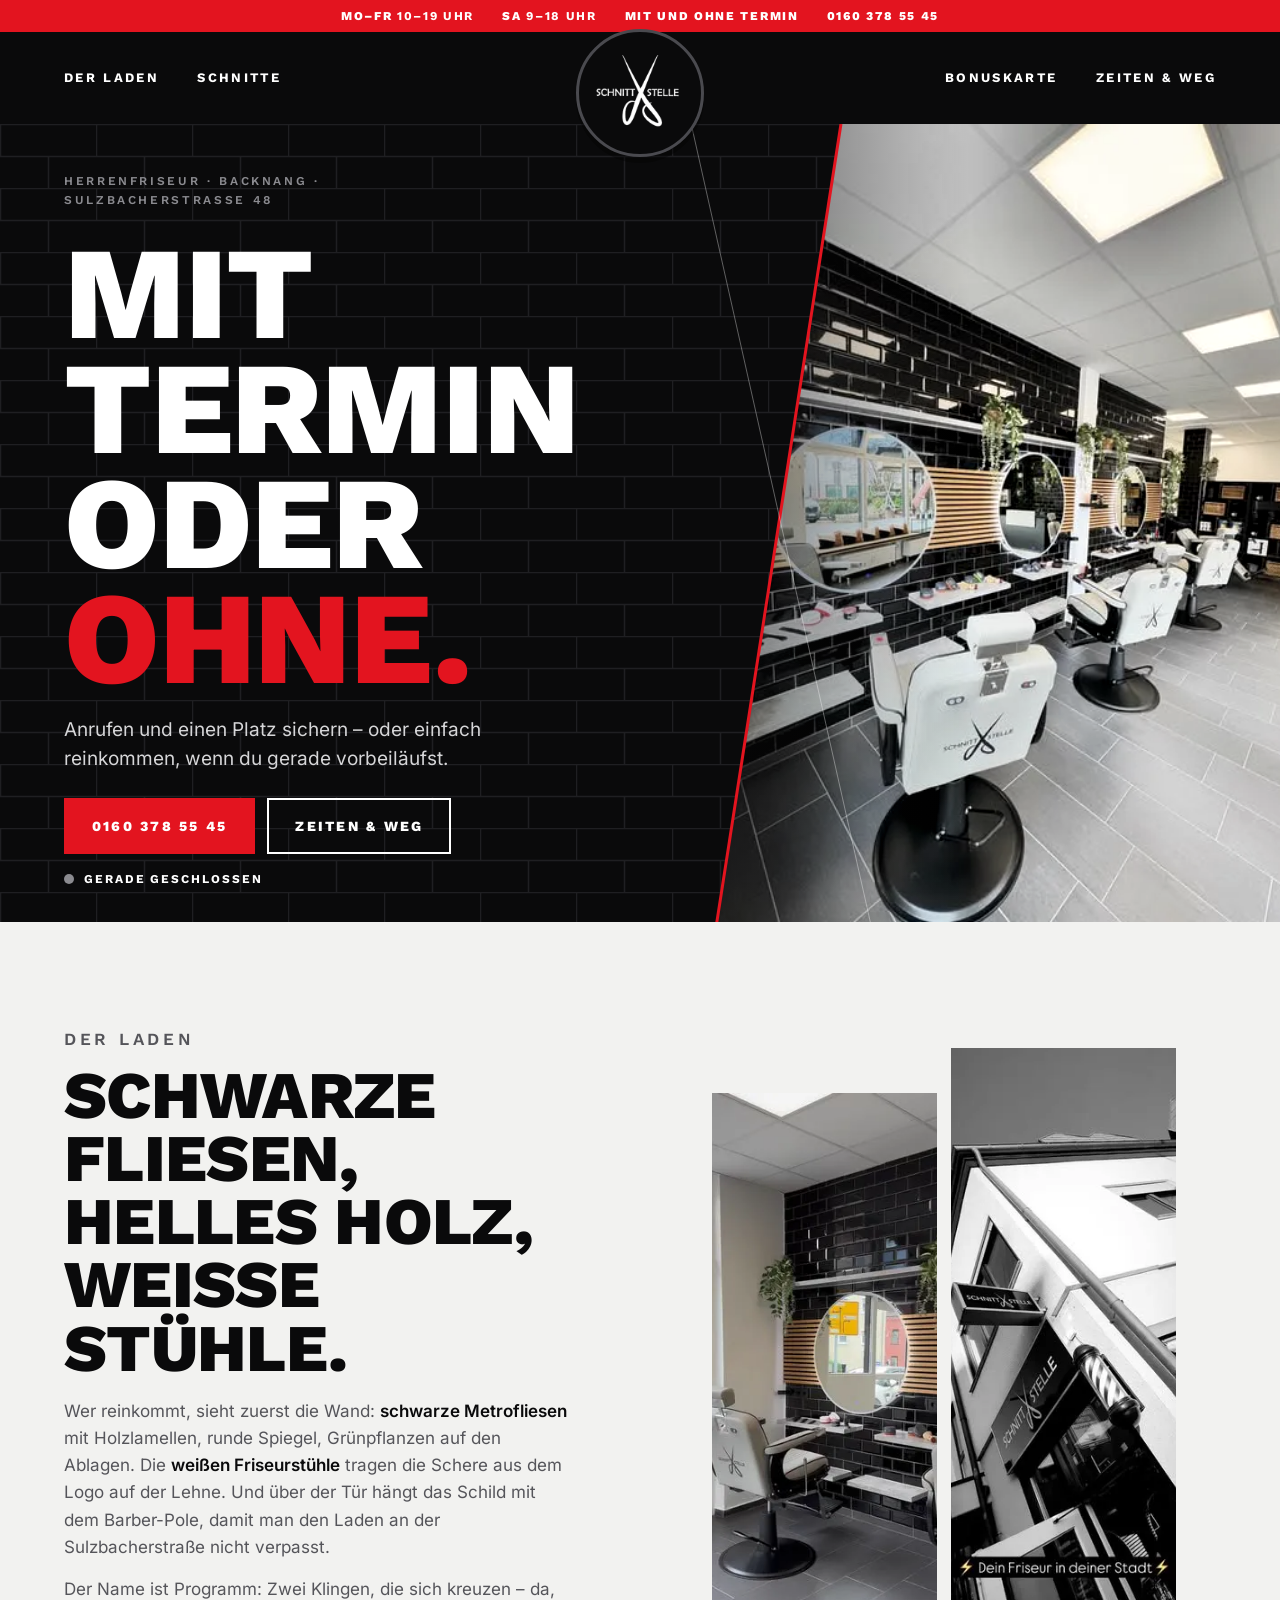
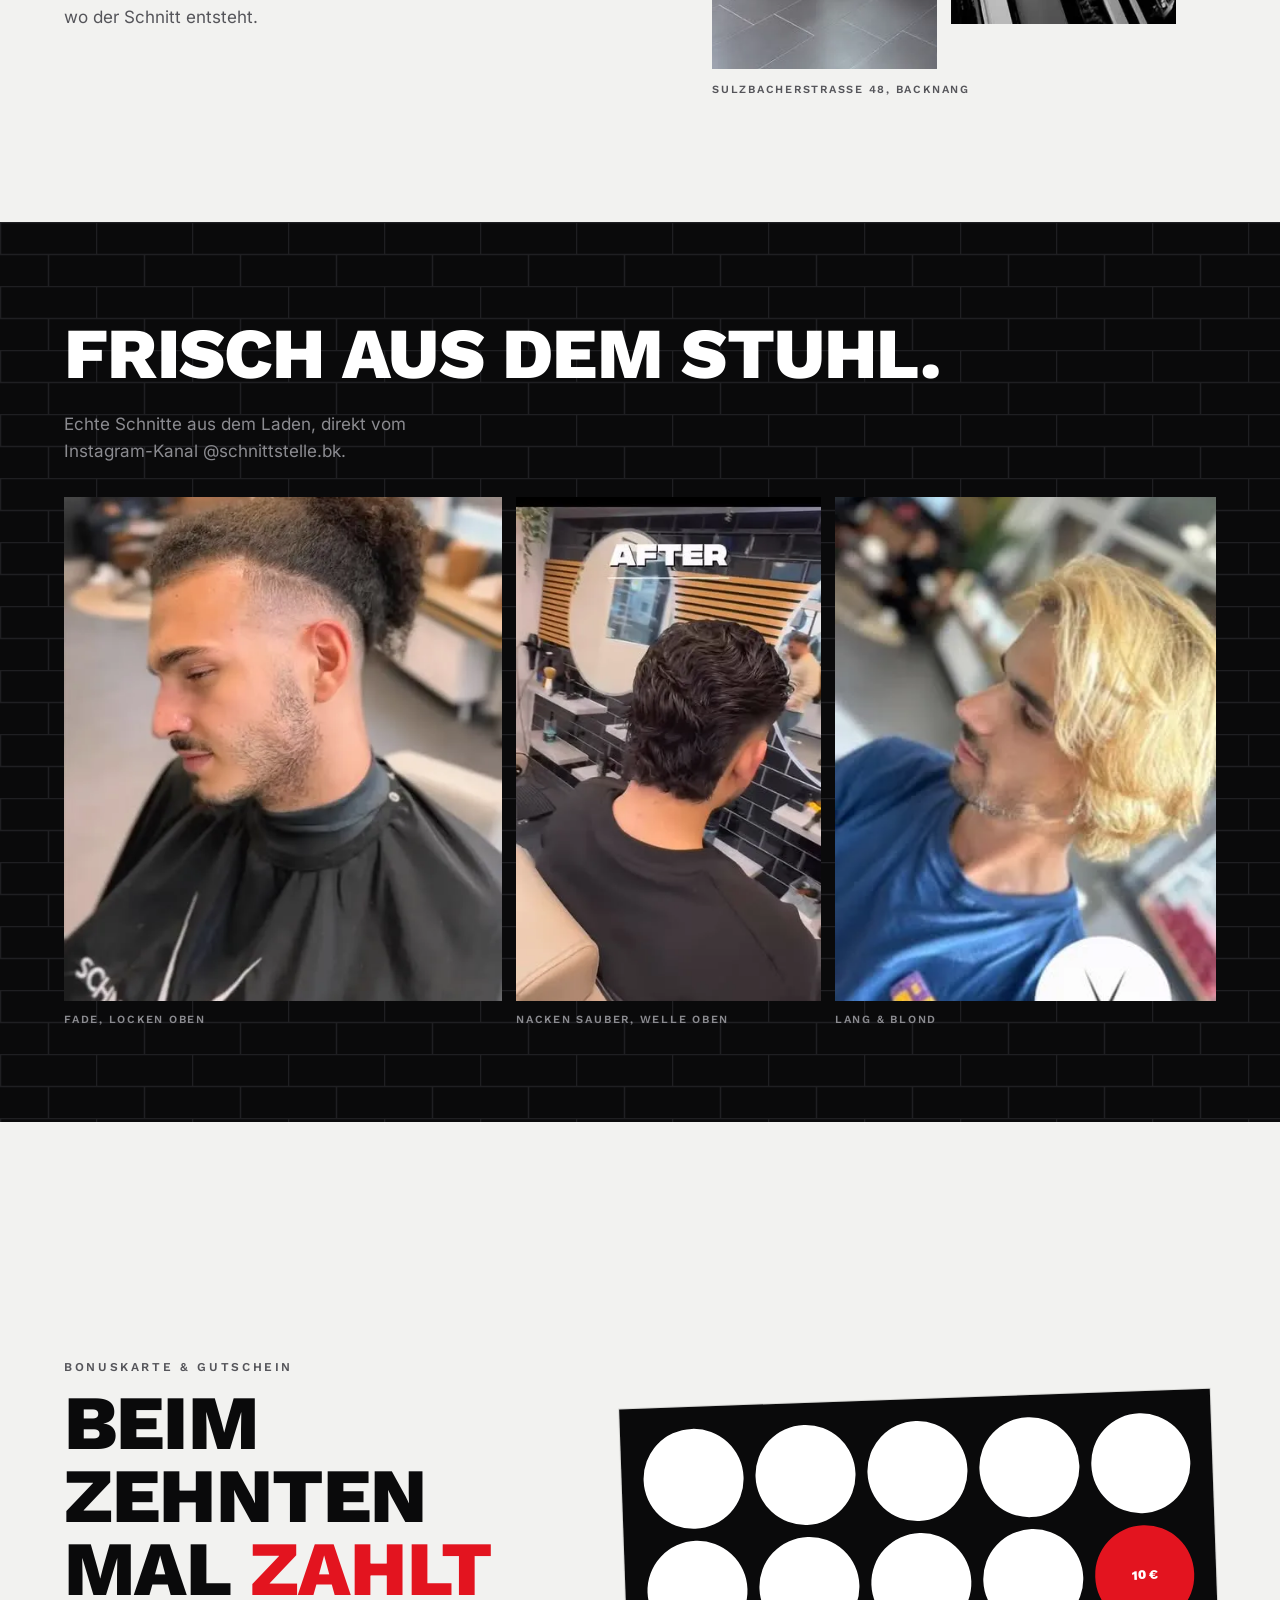
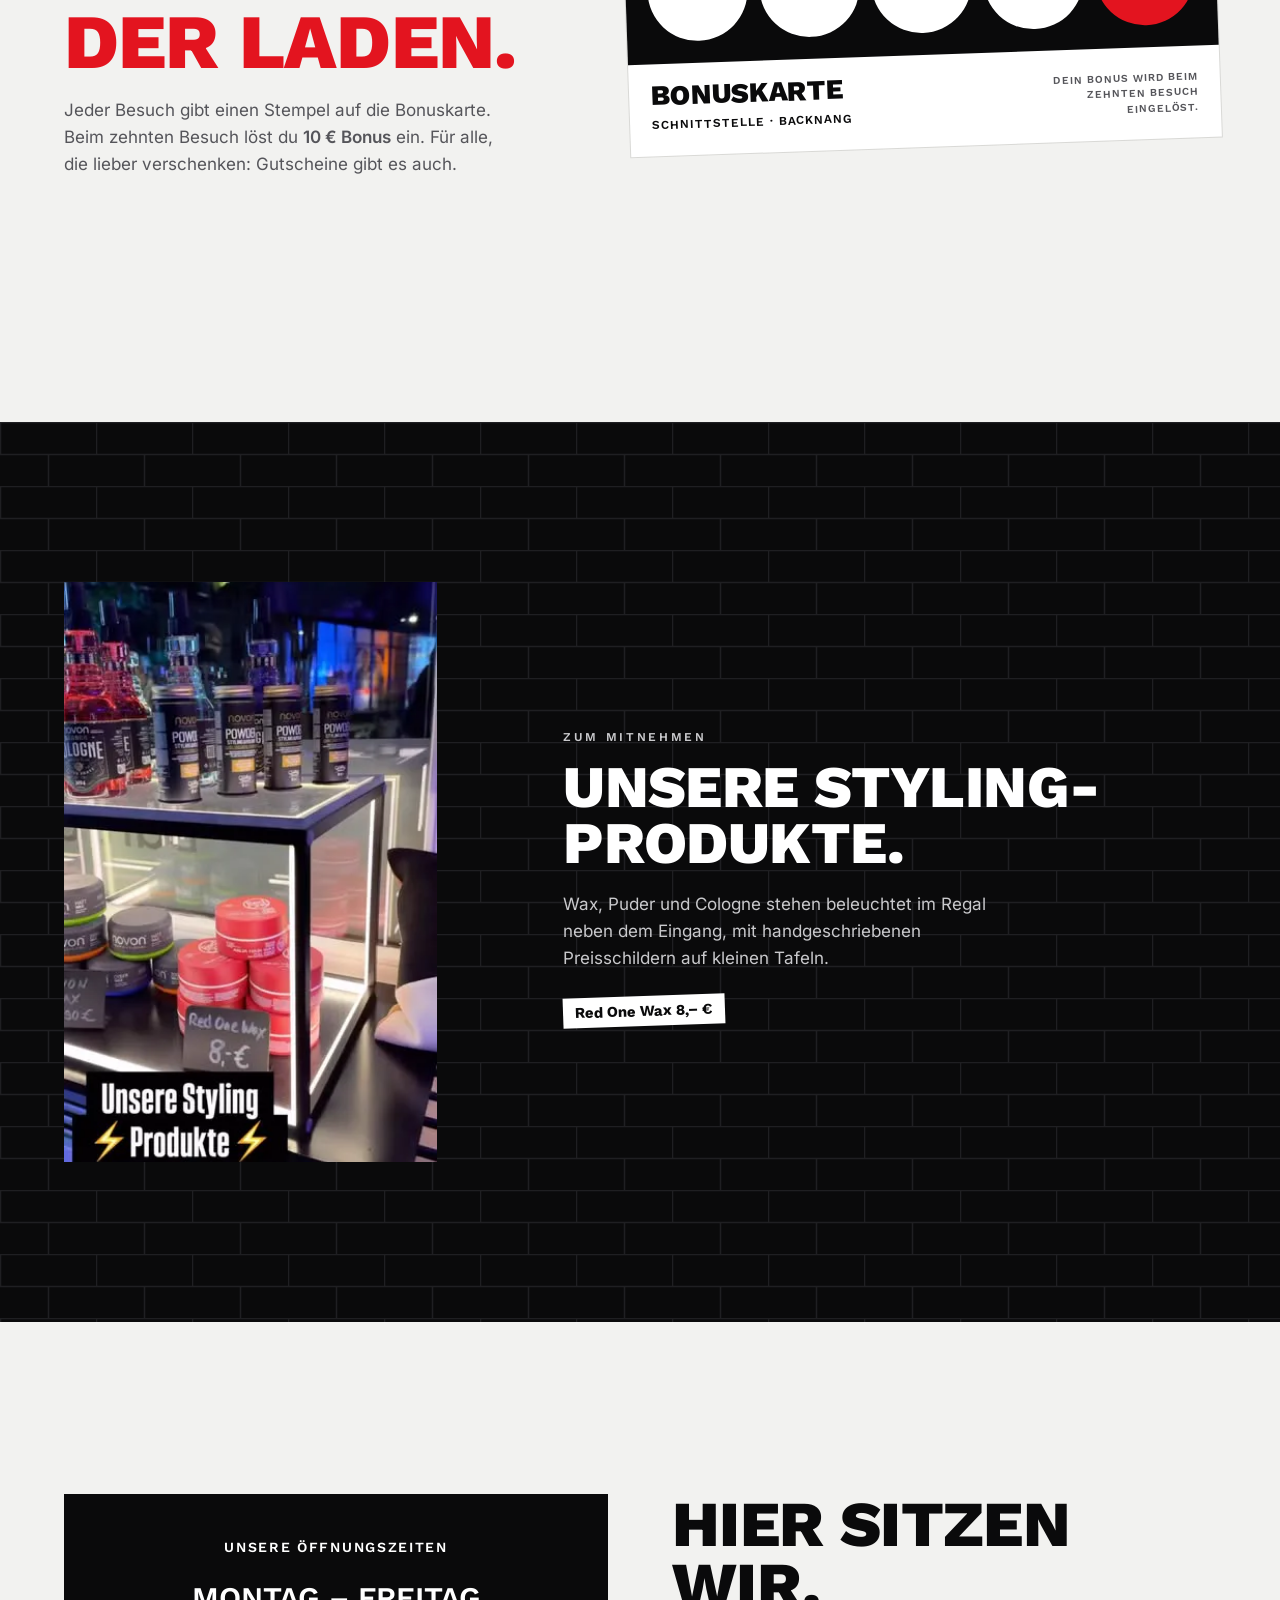
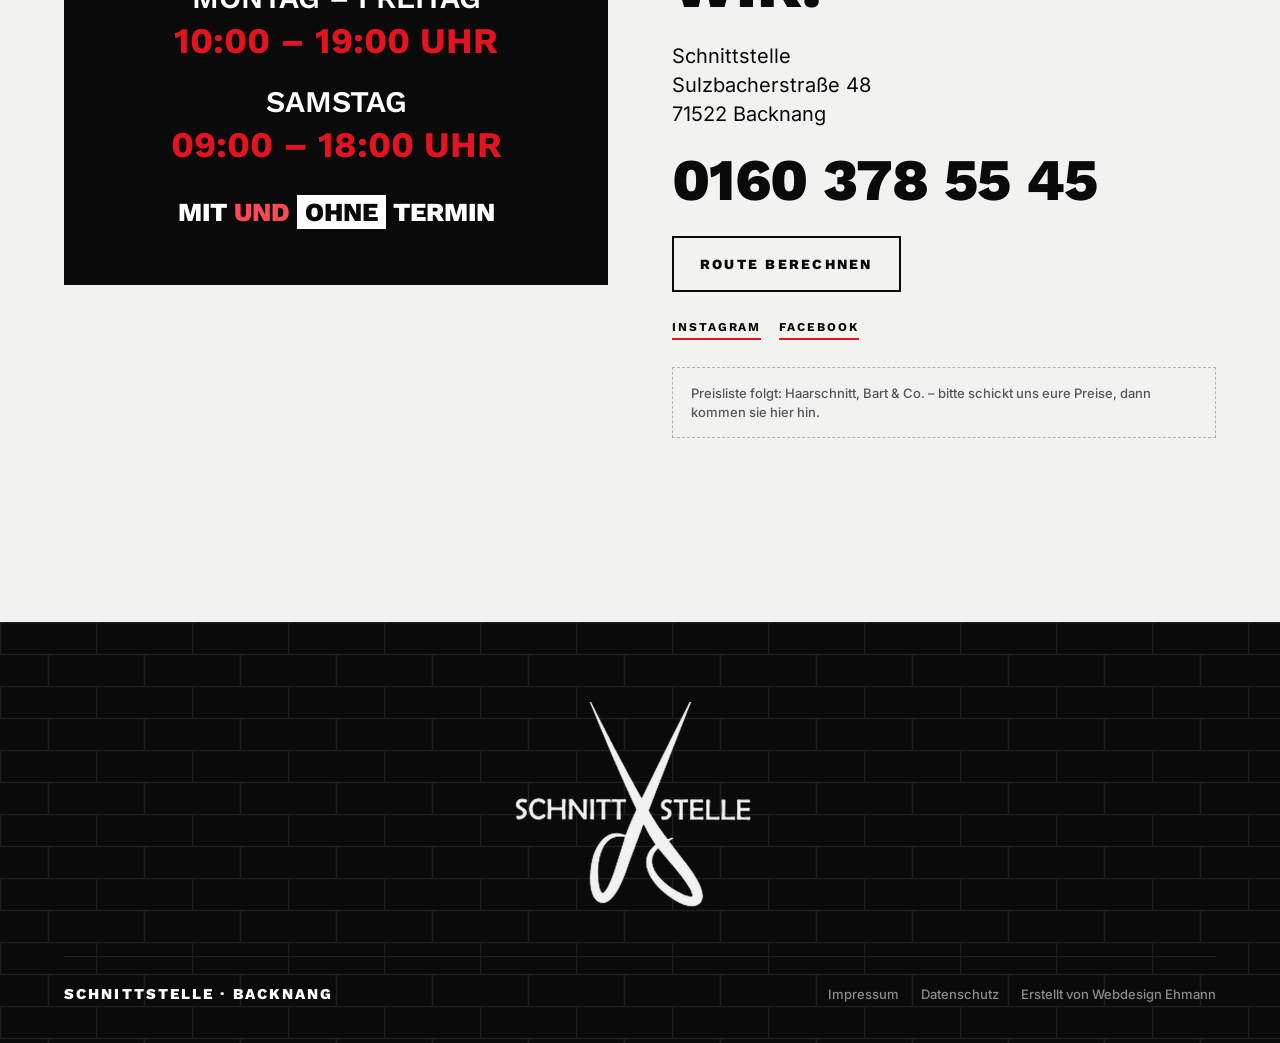
<file: index.html>
<!DOCTYPE html>
<html lang="de">
<head>
<meta charset="UTF-8">
<meta name="viewport" content="width=device-width, initial-scale=1.0">
<title>Herrenfriseur Backnang | Schnittstelle – Sulzbacherstraße 48</title>
<meta name="description" content="Herrenfriseur Schnittstelle in Backnang, Sulzbacherstraße 48. Mit und ohne Termin: Mo–Fr 10–19 Uhr, Sa 9–18 Uhr. Jetzt anrufen: 0160 378 55 45.">
<meta name="theme-color" content="#0a0a0b">
<link rel="icon" href="favicon.png" type="image/png" sizes="64x64">
<link rel="apple-touch-icon" href="apple-touch-icon.png">
<link rel="preload" href="assets/fonts/work-sans-variable.woff2" as="font" type="font/woff2" crossorigin>
<link rel="preload" href="assets/img/salon-weit.webp" as="image" fetchpriority="high">
<style>
@font-face {
  font-family: 'Work Sans';
  font-style: normal;
  font-weight: 300 800;
  font-display: swap;
  src: url('assets/fonts/work-sans-variable.woff2') format('woff2-variations');
}
@font-face {
  font-family: 'Inter';
  font-style: normal;
  font-weight: 400 600;
  font-display: swap;
  src: url('assets/fonts/inter-v20-latin-400-600.woff2') format('woff2');
}
</style>
<link rel="stylesheet" href="css/style.css?v=20261111e">
</head>
<body>
<a class="skip" href="#main">Zum Inhalt springen</a>

<div class="ticker" role="note">
  <div class="wrap">
    <span><b>Mo–Fr</b> 10–19 Uhr</span>
    <span><b>Sa</b> 9–18 Uhr</span>
    <span class="opt"><b>Mit und ohne Termin</b></span>
    <a href="tel:+491603785545"><b>0160 378 55 45</b></a>
  </div>
</div>

<header class="site-header">
  <div class="wrap">
    <nav class="nav" aria-label="Hauptnavigation">
      <a href="#salon">Der Laden</a>
      <a href="#schnitte">Schnitte</a>
    </nav>
    <a class="badge" href="#top" aria-label="Schnittstelle Backnang – Seitenanfang"><img src="assets/img/logo-white.png" width="262" height="204" alt="Schnittstelle Logo"></a>
    <nav class="nav r" aria-label="Weitere Navigation">
      <a href="#bonus">Bonuskarte</a>
      <a href="#besuch">Zeiten &amp; Weg</a>
    </nav>
    <button class="burger" type="button" aria-expanded="false" aria-controls="mnav">Menü</button>
  </div>
</header>

<nav class="mnav tiles" id="mnav" aria-label="Menü">
  <button class="mclose" type="button">Schließen <span aria-hidden="true">✕</span></button>
  <div class="mlinks">
    <a href="#salon">Der Laden</a>
    <a href="#schnitte">Schnitte</a>
    <a href="#bonus">Bonuskarte</a>
    <a href="#besuch">Zeiten &amp; Weg</a>
  </div>
  <div class="mfoot">
    <a class="btn fill" href="tel:+491603785545">Anrufen · 0160 378 55 45</a>
    <p>Mo–Fr 10–19 Uhr · Sa 9–18 Uhr<br>Mit und ohne Termin</p>
  </div>
</nav>

<main id="main">
  <span id="top"></span>

  <!-- HERO -->
  <section class="hero tiles">
    <div class="photo">
      <img src="assets/img/salon-weit.webp" width="512" height="640" alt="Salon Schnittstelle: weiße Friseurstühle vor schwarzen Metrofliesen und runden Spiegeln" fetchpriority="high">
    </div>
    <svg class="blades" viewBox="0 0 100 100" preserveAspectRatio="none" aria-hidden="true">
      <line x1="65.7" y1="0" x2="56" y2="100" stroke="#e3141f" stroke-width="3" vector-effect="non-scaling-stroke"/>
      <line x1="54" y1="0" x2="68" y2="100" stroke="#fff" stroke-opacity=".35" stroke-width="1" vector-effect="non-scaling-stroke"/>
    </svg>
    <div class="wrap copy">
      <p class="kicker">Herrenfriseur · Backnang · Sulzbacherstraße 48</p>
      <h1><span>Mit</span> <span>Termin</span> <span>oder</span> <span class="o">ohne.</span></h1>
      <p class="lede">Anrufen und einen Platz sichern – oder einfach reinkommen, wenn du gerade vorbeiläufst.</p>
      <div class="cta">
        <a class="btn fill" href="tel:+491603785545">0160 378 55 45</a>
        <a class="btn line" href="#besuch">Zeiten &amp; Weg</a>
        <span class="status" id="status" aria-live="polite"><i></i><span>Zeiten ansehen</span></span>
      </div>
    </div>
  </section>

  <!-- DER LADEN -->
  <section class="salon" id="salon">
    <div class="wrap grid">
      <div>
        <p class="kicker">Der Laden</p>
        <h2>Schwarze Fliesen, helles Holz, weiße Stühle.</h2>
        <p>Wer reinkommt, sieht zuerst die Wand: <strong>schwarze Metrofliesen</strong> mit Holzlamellen, runde Spiegel, Grünpflanzen auf den Ablagen. Die <strong>weißen Friseurstühle</strong> tragen die Schere aus dem Logo auf der Lehne. Und über der Tür hängt das Schild mit dem Barber-Pole, damit man den Laden an der Sulzbacherstraße nicht verpasst.</p>
        <p>Der Name ist Programm: Zwei Klingen, die sich kreuzen – da, wo der Schnitt entsteht.</p>
      </div>
      <figure class="collage">
        <img class="a" src="assets/img/salon-spiegel.webp" width="360" height="640" alt="Friseurstuhl und runder Spiegel vor schwarzer Fliesenwand mit Holzlamellen" loading="lazy">
        <img class="b" src="assets/img/aussen-schild.webp" width="360" height="640" alt="Schwarz-Weiß-Foto der Hausfassade mit Schnittstelle-Schild und Barber-Pole" loading="lazy">
        <figcaption>Sulzbacherstraße 48, Backnang</figcaption>
      </figure>
    </div>
  </section>

  <!-- SCHNITTE -->
  <section class="cuts tiles" id="schnitte">
    <div class="wrap">
      <div class="head">
        <h2>Frisch aus dem Stuhl.</h2>
        <p>Echte Schnitte aus dem Laden, direkt vom Instagram-Kanal @schnittstelle.bk.</p>
      </div>
      <div class="strip">
        <figure class="s1"><img src="assets/img/schnitt-fade.webp" width="512" height="640" alt="Herrenhaarschnitt mit Fade an den Seiten und Locken oben, Seitenansicht" loading="lazy"><figcaption>Fade, Locken oben</figcaption></figure>
        <figure class="s2"><img src="assets/img/schnitt-welle.webp" width="361" height="640" alt="Nacken- und Hinteransicht eines frischen Haarschnitts mit welligem Deckhaar im Salon" loading="lazy"><figcaption>Nacken sauber, Welle oben</figcaption></figure>
        <figure class="s3"><img src="assets/img/schnitt-blond.webp" width="320" height="568" alt="Mann mit langem, blond gefärbtem Haar im Salon, Seitenansicht" loading="lazy"><figcaption>Lang &amp; blond</figcaption></figure>
      </div>
    </div>
  </section>

  <!-- BONUSKARTE -->
  <section class="bonus" id="bonus">
    <div class="wrap grid">
      <div>
        <p class="kicker">Bonuskarte &amp; Gutschein</p>
        <h2>Beim zehnten Mal <span class="red">zahlt der Laden.</span></h2>
        <p>Jeder Besuch gibt einen Stempel auf die Bonuskarte. Beim zehnten Besuch löst du <strong>10&nbsp;€ Bonus</strong> ein. Für alle, die lieber verschenken: Gutscheine gibt es auch.</p>
              </div>
      <div class="card" role="group" aria-label="Bonuskarte mit zehn Stempelfeldern">
        <div class="band" aria-hidden="true"><span></span><span></span><span></span><span></span><span></span><span></span><span></span><span></span><span></span><span class="last">10 €</span></div>
        <div class="meta">
          <div><b>Bonuskarte</b>Schnittstelle · Backnang</div>
          <small>Dein Bonus wird beim zehnten Besuch eingelöst.</small>
        </div>
      </div>
    </div>
  </section>

  <!-- PRODUKTE -->
  <section class="shop tiles">
    <div class="wrap grid">
      <img src="assets/img/produkte.webp" width="360" height="640" alt="Regal mit Styling-Produkten: Pomade, Haarpuder und Wax-Dosen, beleuchtet" loading="lazy">
      <div>
        <p class="kicker">Zum Mitnehmen</p>
        <h2>Unsere Styling-Produkte.</h2>
        <p>Wax, Puder und Cologne stehen beleuchtet im Regal neben dem Eingang, mit handgeschriebenen Preisschildern auf kleinen Tafeln.</p>
        <span class="tag">Red One Wax 8,– €</span>
      </div>
    </div>
  </section>

  <!-- ZEITEN & WEG -->
  <section class="visit" id="besuch">
    <div class="wrap grid">
      <div class="sign">
        <p class="kicker">Unsere Öffnungszeiten</p>
        <dl>
          <dt>Montag – Freitag</dt><dd>10:00 – 19:00 Uhr</dd>
          <dt>Samstag</dt><dd>09:00 – 18:00 Uhr</dd>
        </dl>
        <p class="or">Mit <em>und</em> <span>ohne</span> Termin</p>
      </div>
      <div class="where">
        <h2>Hier sitzen wir.</h2>
        <address>Schnittstelle<br>Sulzbacherstraße 48<br>71522 Backnang</address>
        <a class="tel" href="tel:+491603785545">0160 378 55 45</a>
        <a class="btn dark" href="https://www.google.com/maps/search/?api=1&amp;query=Sulzbacherstra%C3%9Fe+48+71522+Backnang" target="_blank" rel="noopener">Route berechnen</a>
        <div class="links">
          <a href="https://www.instagram.com/schnittstelle.bk/" target="_blank" rel="noopener">Instagram</a>
          <a href="https://www.facebook.com/Schnittstelle.bk" target="_blank" rel="noopener">Facebook</a>
        </div>
        <p class="note light">Preisliste folgt: Haarschnitt, Bart &amp; Co. – bitte schickt uns eure Preise, dann kommen sie hier hin.</p>
      </div>
    </div>
  </section>
</main>

<footer class="foot tiles">
  <div class="wrap">
    <img class="foot-logo" src="assets/img/logo-white.png" width="262" height="204" alt="" loading="lazy">
    <div class="row">
      <b>Schnittstelle · Backnang</b>
      <nav aria-label="Rechtliches">
        <a href="impressum.html">Impressum</a>
        <a href="datenschutz.html">Datenschutz</a>
        <a href="https://www.webdesign-ehmann.de" target="_blank" rel="noopener">Erstellt von Webdesign Ehmann</a>
      </nav>
    </div>
  </div>
</footer>

<button class="totop" id="totop" type="button" aria-label="Nach oben"><svg viewBox="0 0 24 24" aria-hidden="true"><path d="M12 20V5M5 11.500 12 4.500l7 7" fill="none" stroke="currentColor" stroke-width="3" stroke-linecap="square"/></svg></button>

<script src="js/main.js?v=20261111e"></script>
</body>
</html>
</file>
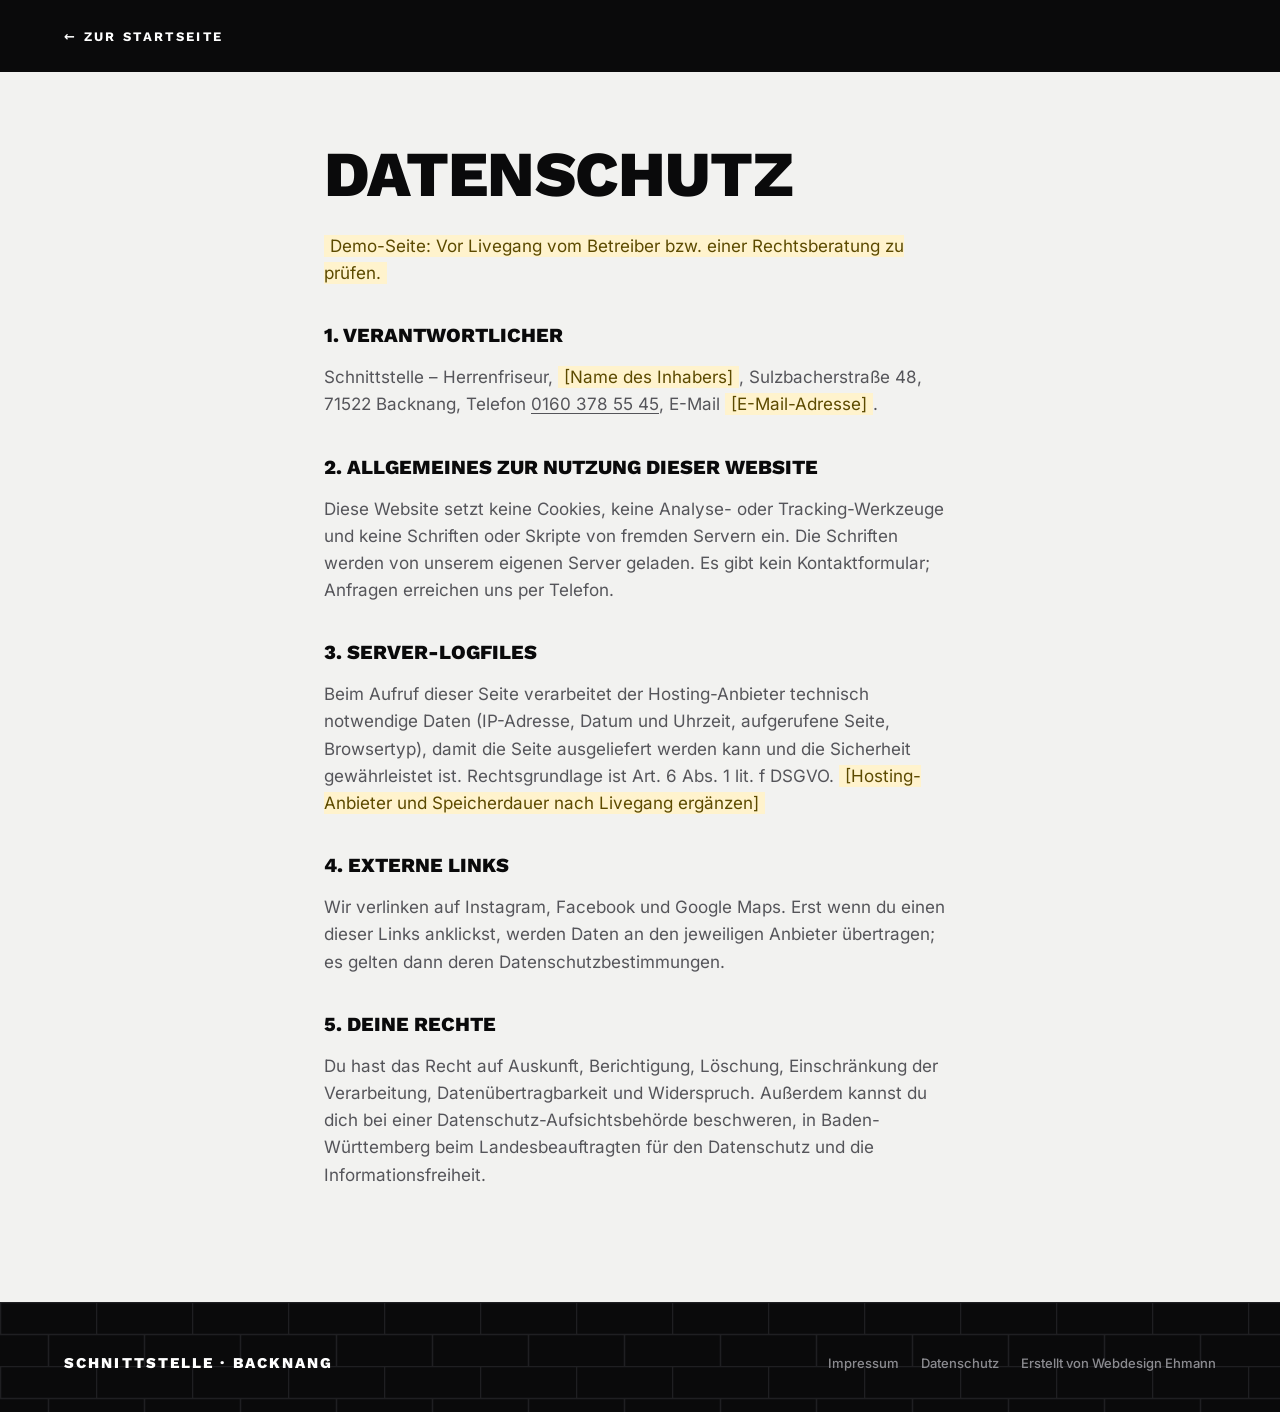
<file: datenschutz.html>
<!DOCTYPE html>
<html lang="de">
<head>
<meta charset="UTF-8">
<meta name="viewport" content="width=device-width, initial-scale=1.0">
<title>Datenschutz | Schnittstelle Backnang</title>
<meta name="description" content="Datenschutzerklärung der Website des Herrenfriseurs Schnittstelle in Backnang.">
<meta name="robots" content="noindex">
<link rel="icon" href="favicon.png" type="image/png" sizes="64x64">
<link rel="apple-touch-icon" href="apple-touch-icon.png">
<link rel="stylesheet" href="css/fonts.css">
<link rel="stylesheet" href="css/style.css?v=20261111e">
</head>
<body>
<header class="site-header"><div class="wrap" style="grid-template-columns:1fr auto 1fr;min-height:72px">
  <a href="index.html" style="font:700 13px var(--ff-d);letter-spacing:.18em;text-transform:uppercase;text-decoration:none">← Zur Startseite</a>
  <span></span><span></span>
</div></header>
<main class="wrap legal">
  <h1>Datenschutz</h1>
  <p><span class="todo">Demo-Seite: Vor Livegang vom Betreiber bzw. einer Rechtsberatung zu prüfen.</span></p>

  <h2>1. Verantwortlicher</h2>
  <p>Schnittstelle – Herrenfriseur, <span class="todo">[Name des Inhabers]</span>, Sulzbacherstraße 48, 71522 Backnang, Telefon <a href="tel:+491603785545">0160 378 55 45</a>, E-Mail <span class="todo">[E-Mail-Adresse]</span>.</p>

  <h2>2. Allgemeines zur Nutzung dieser Website</h2>
  <p>Diese Website setzt keine Cookies, keine Analyse- oder Tracking-Werkzeuge und keine Schriften oder Skripte von fremden Servern ein. Die Schriften werden von unserem eigenen Server geladen. Es gibt kein Kontaktformular; Anfragen erreichen uns per Telefon.</p>

  <h2>3. Server-Logfiles</h2>
  <p>Beim Aufruf dieser Seite verarbeitet der Hosting-Anbieter technisch notwendige Daten (IP-Adresse, Datum und Uhrzeit, aufgerufene Seite, Browsertyp), damit die Seite ausgeliefert werden kann und die Sicherheit gewährleistet ist. Rechtsgrundlage ist Art. 6 Abs. 1 lit. f DSGVO. <span class="todo">[Hosting-Anbieter und Speicherdauer nach Livegang ergänzen]</span></p>

  <h2>4. Externe Links</h2>
  <p>Wir verlinken auf Instagram, Facebook und Google Maps. Erst wenn du einen dieser Links anklickst, werden Daten an den jeweiligen Anbieter übertragen; es gelten dann deren Datenschutzbestimmungen.</p>

  <h2>5. Deine Rechte</h2>
  <p>Du hast das Recht auf Auskunft, Berichtigung, Löschung, Einschränkung der Verarbeitung, Datenübertragbarkeit und Widerspruch. Außerdem kannst du dich bei einer Datenschutz-Aufsichtsbehörde beschweren, in Baden-Württemberg beim Landesbeauftragten für den Datenschutz und die Informationsfreiheit.</p>
</main>
<footer class="foot tiles"><div class="wrap"><div class="row" style="border-top:0"><b>Schnittstelle · Backnang</b><nav aria-label="Rechtliches"><a href="impressum.html">Impressum</a><a href="datenschutz.html">Datenschutz</a><a href="https://www.webdesign-ehmann.de" target="_blank" rel="noopener">Erstellt von Webdesign Ehmann</a></nav></div></div></footer>
</body>
</html>
</file>
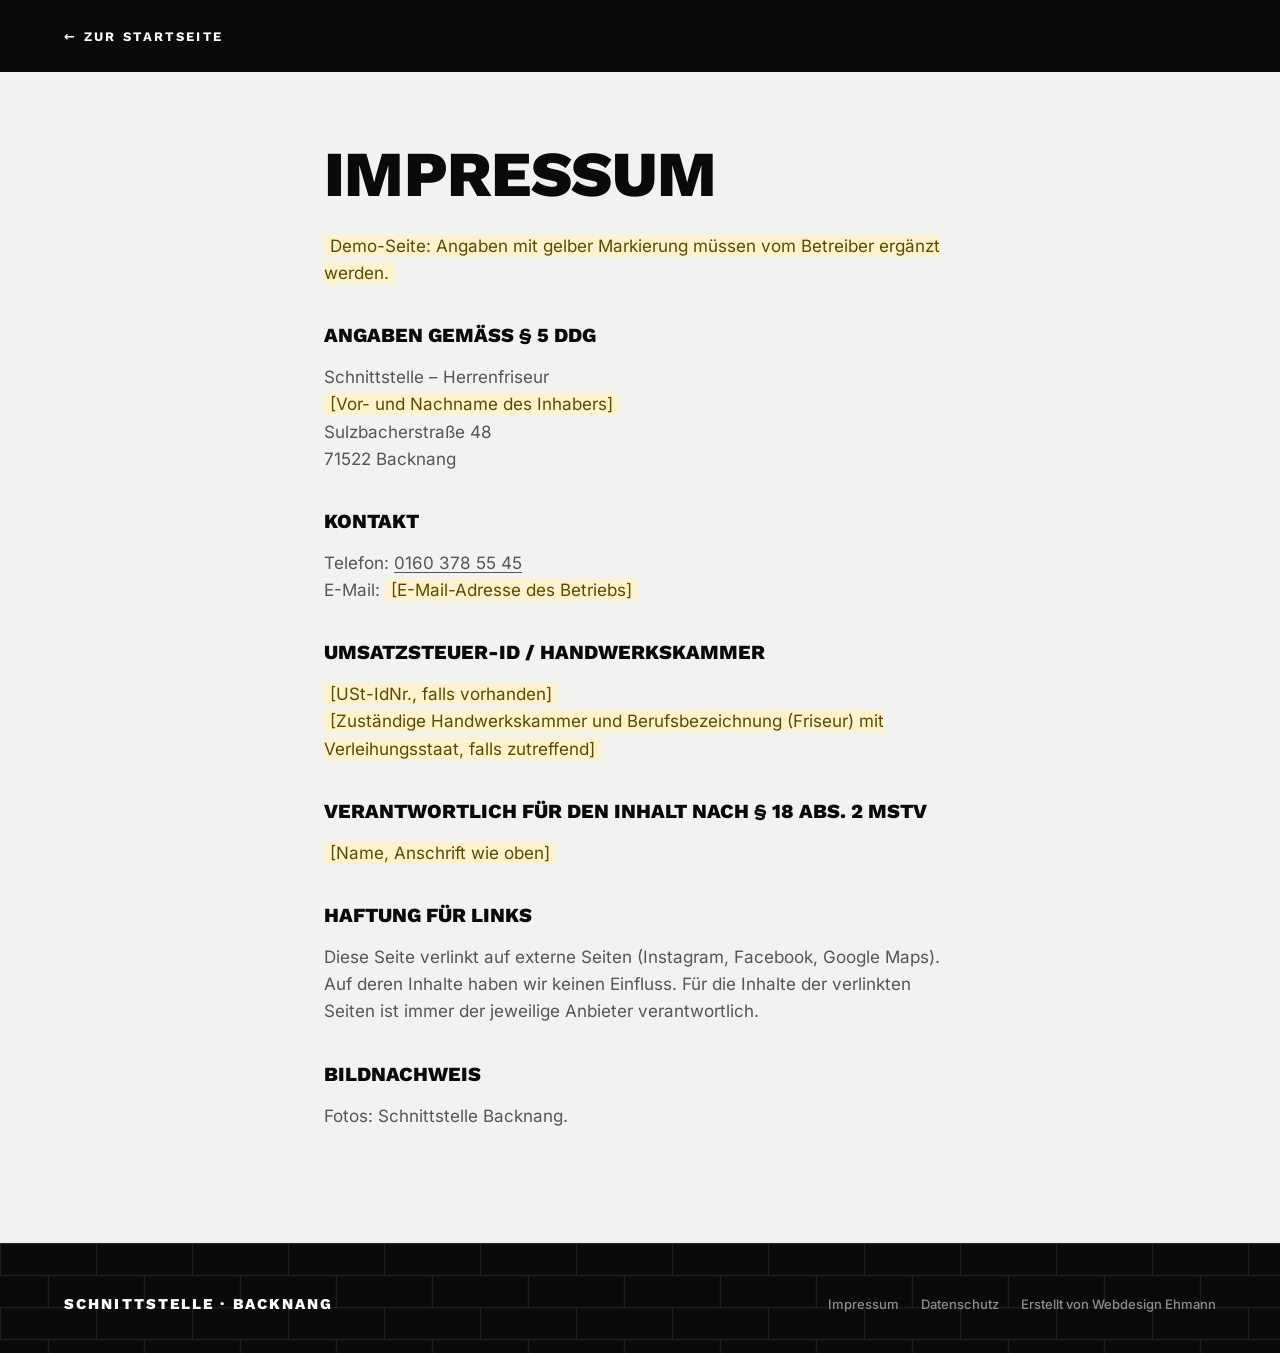
<file: impressum.html>
<!DOCTYPE html>
<html lang="de">
<head>
<meta charset="UTF-8">
<meta name="viewport" content="width=device-width, initial-scale=1.0">
<title>Impressum | Schnittstelle Backnang</title>
<meta name="description" content="Impressum des Herrenfriseurs Schnittstelle, Sulzbacherstraße 48, 71522 Backnang.">
<meta name="robots" content="noindex">
<link rel="icon" href="favicon.png" type="image/png" sizes="64x64">
<link rel="apple-touch-icon" href="apple-touch-icon.png">
<link rel="stylesheet" href="css/fonts.css">
<link rel="stylesheet" href="css/style.css?v=20261111e">
</head>
<body>
<header class="site-header"><div class="wrap" style="grid-template-columns:1fr auto 1fr;min-height:72px">
  <a href="index.html" style="font:700 13px var(--ff-d);letter-spacing:.18em;text-transform:uppercase;text-decoration:none">← Zur Startseite</a>
  <span></span><span></span>
</div></header>
<main class="wrap legal">
  <h1>Impressum</h1>
  <p><span class="todo">Demo-Seite: Angaben mit gelber Markierung müssen vom Betreiber ergänzt werden.</span></p>

  <h2>Angaben gemäß § 5 DDG</h2>
  <p>Schnittstelle – Herrenfriseur<br>
  <span class="todo">[Vor- und Nachname des Inhabers]</span><br>
  Sulzbacherstraße 48<br>
  71522 Backnang</p>

  <h2>Kontakt</h2>
  <p>Telefon: <a href="tel:+491603785545">0160 378 55 45</a><br>
  E-Mail: <span class="todo">[E-Mail-Adresse des Betriebs]</span></p>

  <h2>Umsatzsteuer-ID / Handwerkskammer</h2>
  <p><span class="todo">[USt-IdNr., falls vorhanden]</span><br>
  <span class="todo">[Zuständige Handwerkskammer und Berufsbezeichnung (Friseur) mit Verleihungsstaat, falls zutreffend]</span></p>

  <h2>Verantwortlich für den Inhalt nach § 18 Abs. 2 MStV</h2>
  <p><span class="todo">[Name, Anschrift wie oben]</span></p>

  <h2>Haftung für Links</h2>
  <p>Diese Seite verlinkt auf externe Seiten (Instagram, Facebook, Google Maps). Auf deren Inhalte haben wir keinen Einfluss. Für die Inhalte der verlinkten Seiten ist immer der jeweilige Anbieter verantwortlich.</p>

  <h2>Bildnachweis</h2>
  <p>Fotos: Schnittstelle Backnang.</p>
</main>
<footer class="foot tiles"><div class="wrap"><div class="row" style="border-top:0"><b>Schnittstelle · Backnang</b><nav aria-label="Rechtliches"><a href="impressum.html">Impressum</a><a href="datenschutz.html">Datenschutz</a><a href="https://www.webdesign-ehmann.de" target="_blank" rel="noopener">Erstellt von Webdesign Ehmann</a></nav></div></div></footer>
</body>
</html>
</file>
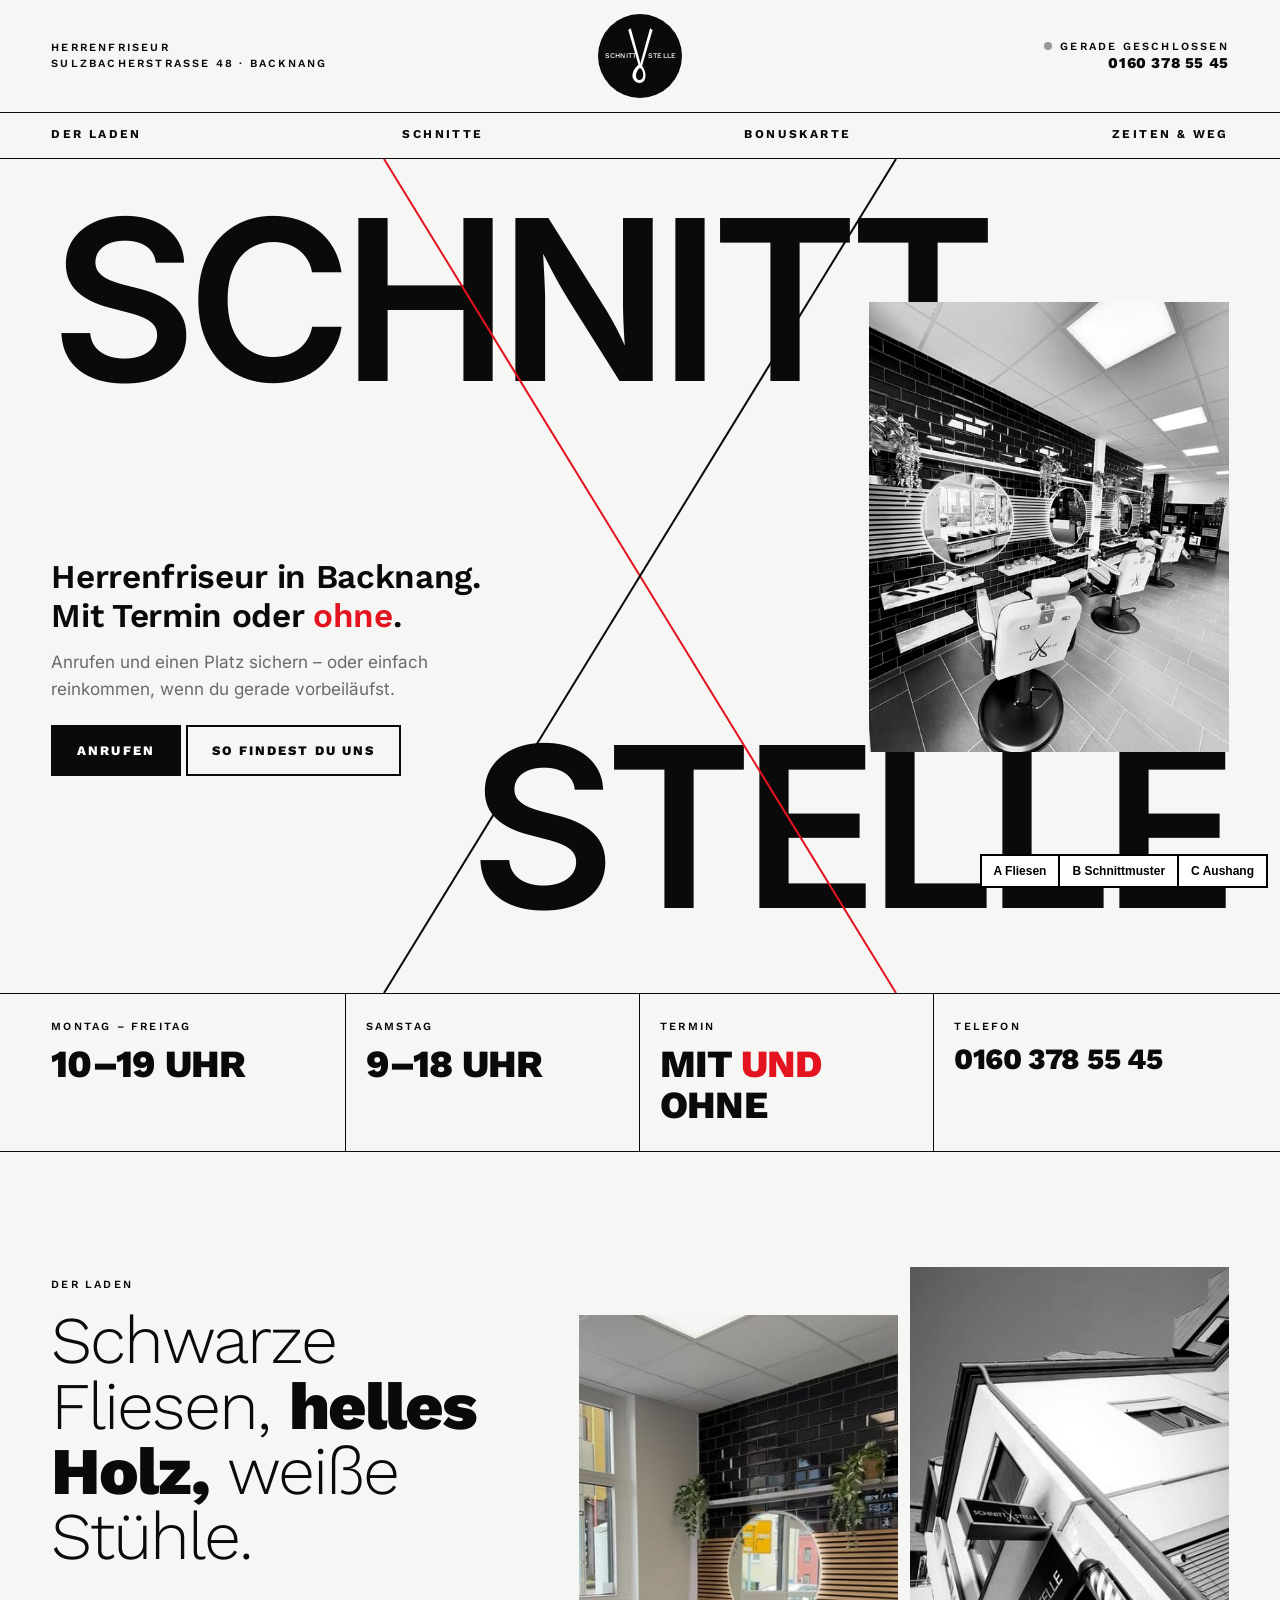
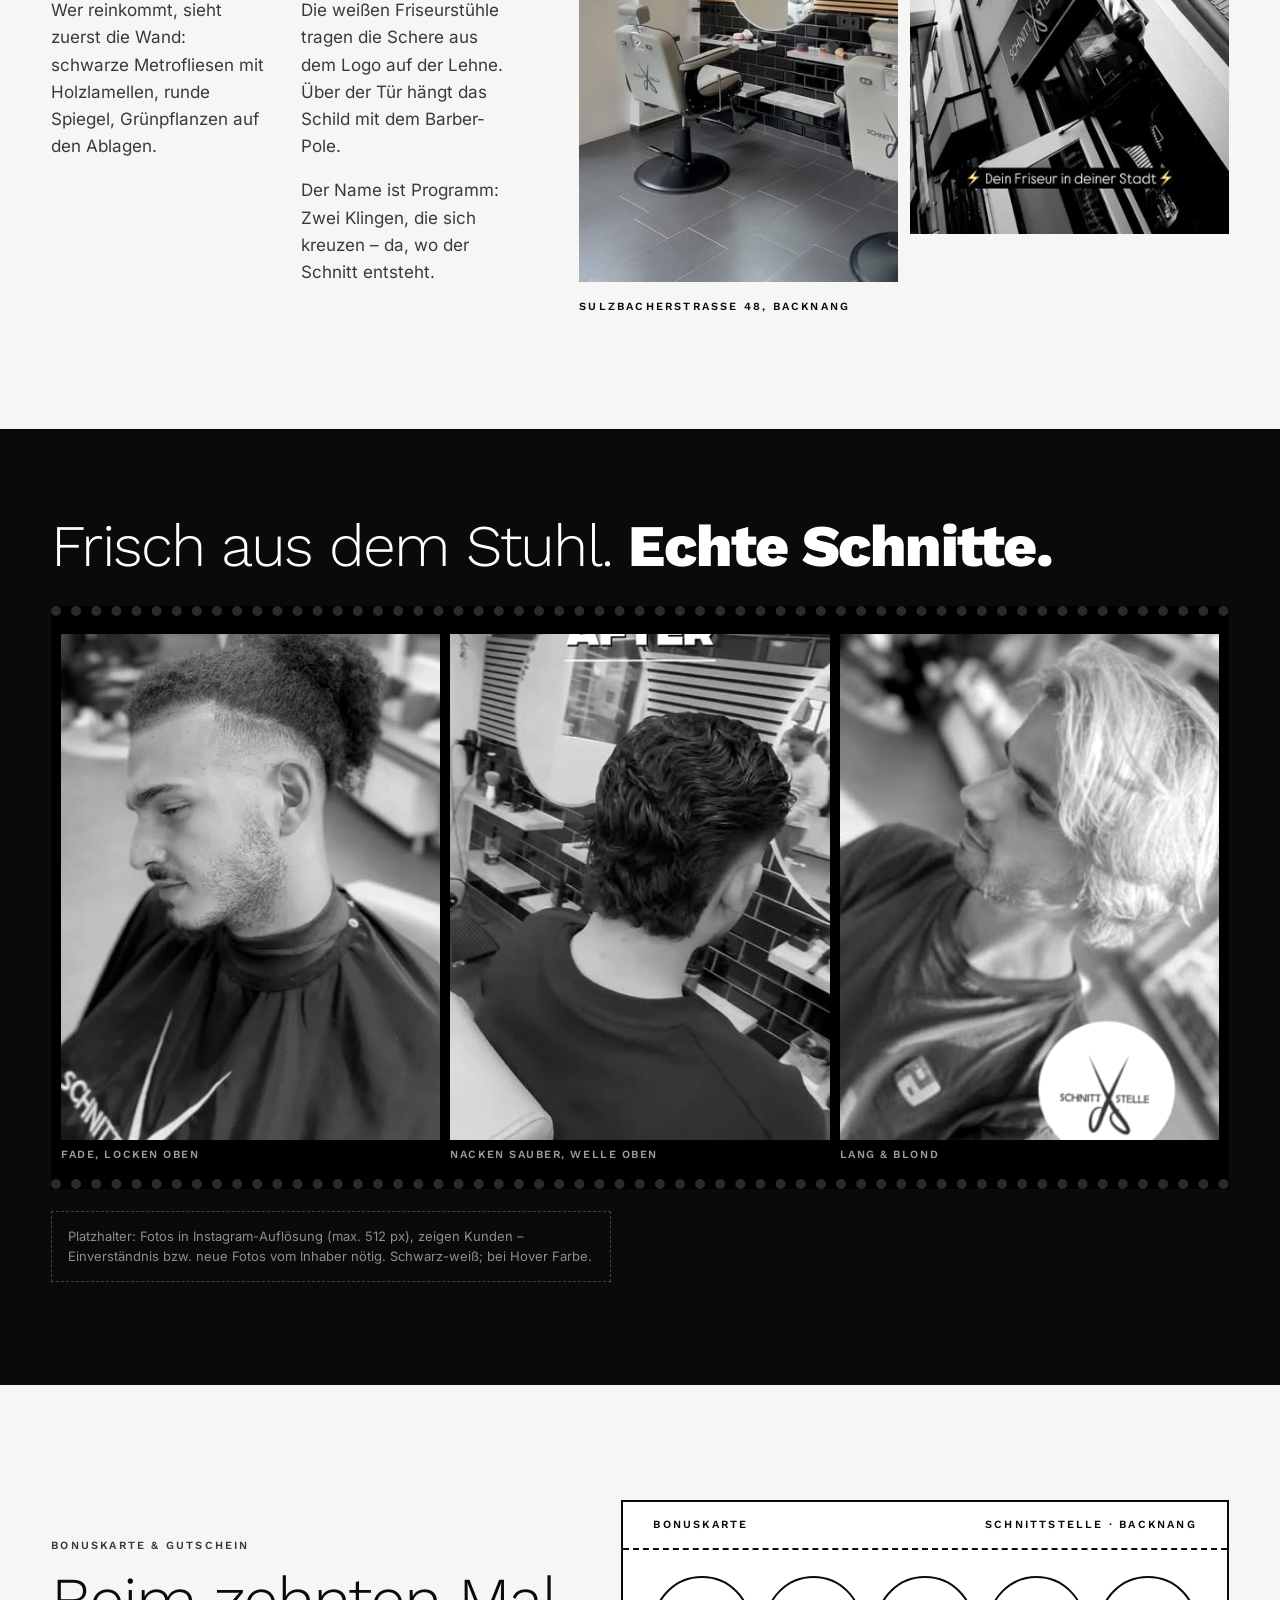
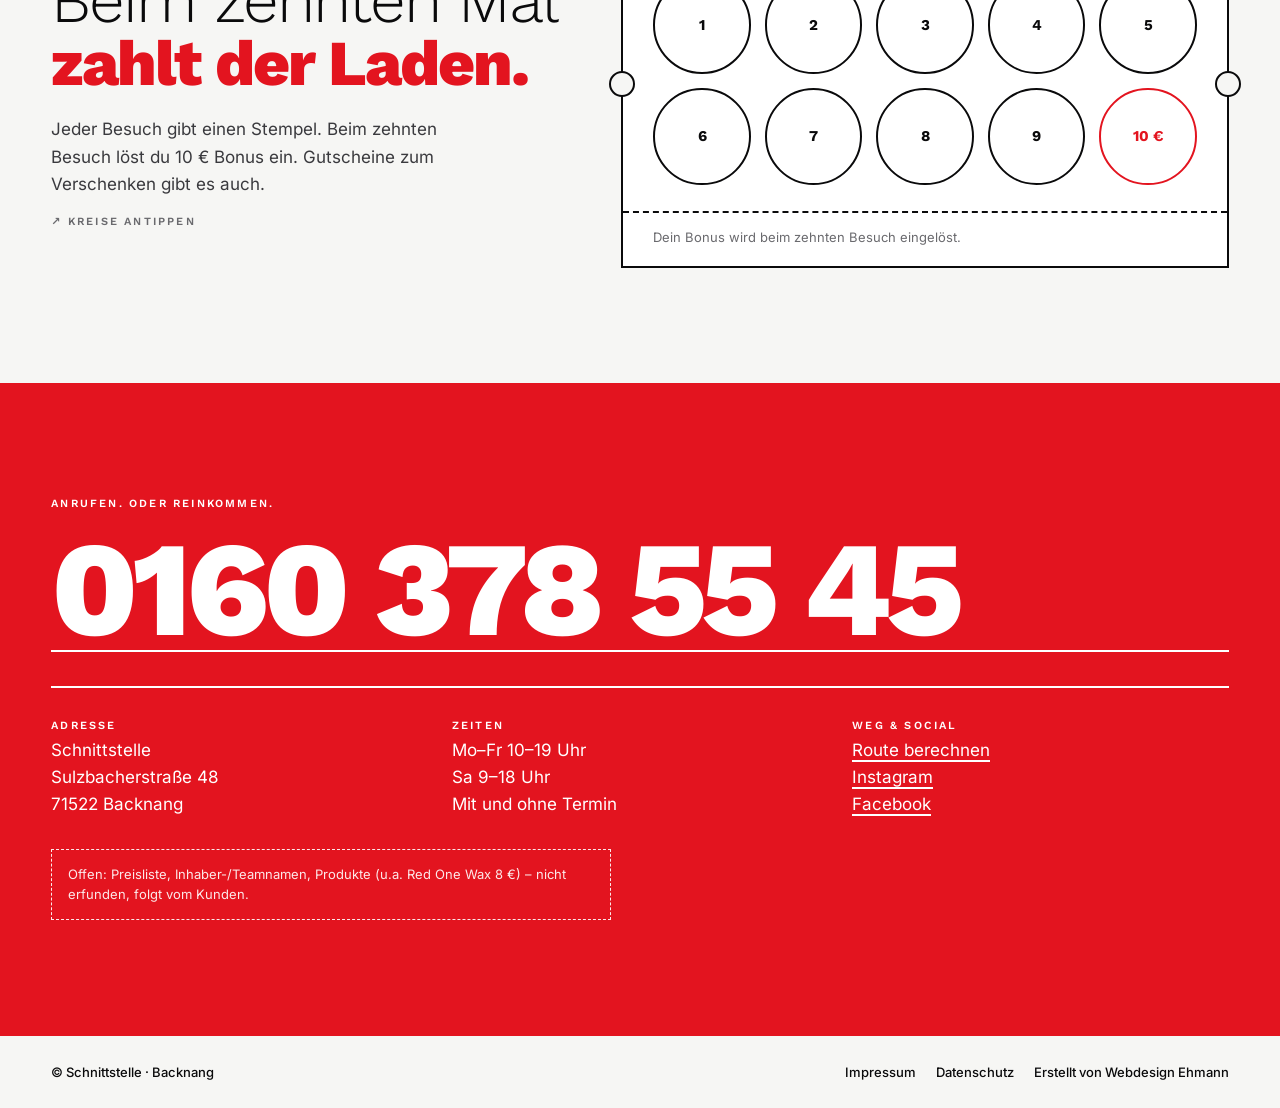
<file: vorschau-b.html>
<!DOCTYPE html>
<html lang="de">
<head>
<meta charset="UTF-8">
<meta name="viewport" content="width=device-width, initial-scale=1.0">
<title>Herrenfriseur Backnang | Schnittstelle – Sulzbacherstraße 48</title>
<meta name="description" content="Herrenfriseur Schnittstelle in Backnang, Sulzbacherstraße 48. Mit und ohne Termin: Mo–Fr 10–19 Uhr, Sa 9–18 Uhr. Jetzt anrufen: 0160 378 55 45.">
<link rel="stylesheet" href="css/fonts.css">
<link rel="stylesheet" href="css/b.css">
</head>
<body>
<svg width="0" height="0" style="position:absolute" aria-hidden="true">
  <symbol id="logo" viewBox="0 0 200 200">
    <circle cx="100" cy="100" r="100" fill="#0a0a0b"/>
    <g fill="#fff"><path d="M78 34 104 128 99 130 72 38Z"/><path d="M124 34 98 128 103 130 130 38Z"/>
    <path d="M100 118c-14 10-24 28-14 40 8 10 22 8 26-4 4-12-2-26-12-36Zm.5 9c7 8 9 18 6 25-3 6-10 7-14 2-5-7 0-20 8-27Z" fill-rule="evenodd"/></g>
    <g fill="#fff" font-family="Work Sans, sans-serif" font-weight="500" font-size="17" letter-spacing=".5"><text x="16" y="104">SCHNITT</text><text x="119" y="104">STELLE</text></g>
  </symbol>
</svg>

<header>
  <div class="top"><div class="frame">
    <div class="l small"><span>Herrenfriseur</span><span>Sulzbacherstraße 48 · Backnang</span></div>
    <a class="logo" href="#" aria-label="Schnittstelle Backnang"><svg role="img" aria-label="Schnittstelle Logo"><use href="#logo"/></svg></a>
    <div class="r small"><span class="status" data-status><i></i><span>Zeiten ansehen</span></span><br><a href="tel:+491603785545">0160 378 55 45</a></div>
  </div></div>
  <nav class="subnav" aria-label="Hauptnavigation"><div class="frame">
    <a href="#laden">Der Laden</a><a href="#schnitte">Schnitte</a><a href="#bonus">Bonuskarte</a><a href="#kontakt">Zeiten &amp; Weg</a>
  </div></nav>
</header>

<main>
  <section class="hero">
    <div class="frame">
      <span class="word" aria-hidden="true">Schnitt</span>
      <div class="mid">
        <div class="txt">
          <h1>Herrenfriseur in Backnang. Mit Termin oder <span class="red">ohne</span>.</h1>
          <p>Anrufen und einen Platz sichern – oder einfach reinkommen, wenn du gerade vorbeiläufst.</p>
          <a class="btn" href="tel:+491603785545">Anrufen</a> <a class="btn o" href="#kontakt">So findest du uns</a>
        </div>
        <figure><img src="assets/img/salon-weit.jpg" width="512" height="640" alt="Salon Schnittstelle: weiße Friseurstühle vor schwarzen Metrofliesen" fetchpriority="high"></figure>
      </div>
      <span class="word w2" aria-hidden="true">Stelle</span>
    </div>
    <svg class="cross" viewBox="0 0 100 100" preserveAspectRatio="none" aria-hidden="true">
      <line x1="30" y1="0" x2="70" y2="100" stroke="#e3141f" stroke-width="2" vector-effect="non-scaling-stroke"/>
      <line x1="70" y1="0" x2="30" y2="100" stroke="#0a0a0b" stroke-width="2" vector-effect="non-scaling-stroke"/>
    </svg>
  </section>

  <section class="times" aria-label="Öffnungszeiten"><div class="frame">
    <div class="cell small">Montag – Freitag<b>10–19 Uhr</b></div>
    <div class="cell small">Samstag<b>9–18 Uhr</b></div>
    <div class="cell small">Termin<b>mit <span class="red">und</span> ohne</b></div>
    <div class="cell small">Telefon<b><a href="tel:+491603785545">0160 378 55 45</a></b></div>
  </div></section>

  <section class="laden" id="laden"><div class="frame">
    <div>
      <p class="small">Der Laden</p>
      <h2 style="margin-top:16px">Schwarze Fliesen, <b>helles Holz,</b> weiße Stühle.</h2>
      <div class="cols">
        <p>Wer reinkommt, sieht zuerst die Wand: schwarze Metrofliesen mit Holzlamellen, runde Spiegel, Grünpflanzen auf den Ablagen.</p>
        <p>Die weißen Friseurstühle tragen die Schere aus dem Logo auf der Lehne. Über der Tür hängt das Schild mit dem Barber-Pole.</p>
        <p>Der Name ist Programm: Zwei Klingen, die sich kreuzen – da, wo der Schnitt entsteht.</p>
      </div>
    </div>
    <figure class="pics" style="margin:0">
      <img src="assets/img/salon-spiegel.jpg" width="360" height="640" alt="Friseurstuhl und runder Spiegel vor schwarzer Fliesenwand" loading="lazy">
      <img src="assets/img/aussen-schild.jpg" width="360" height="640" alt="Schwarz-Weiß-Foto der Hausfassade mit Schnittstelle-Schild und Barber-Pole" loading="lazy">
      <figcaption class="small" style="margin-top:6px">Sulzbacherstraße 48, Backnang</figcaption>
    </figure>
  </div></section>

  <section class="strip" id="schnitte"><div class="frame">
    <h2>Frisch aus dem Stuhl. <b>Echte Schnitte.</b></h2>
    <div class="film">
      <figure><span>01</span><img src="assets/img/schnitt-fade.jpg" width="512" height="640" alt="Haarschnitt mit Fade und Locken oben, Seitenansicht" loading="lazy"><figcaption>Fade, Locken oben</figcaption></figure>
      <figure><span>02</span><img src="assets/img/schnitt-welle.jpg" width="361" height="640" alt="Nacken- und Hinteransicht eines frischen Haarschnitts" loading="lazy"><figcaption>Nacken sauber, Welle oben</figcaption></figure>
      <figure><span>03</span><img src="assets/img/schnitt-blond.jpg" width="320" height="568" alt="Mann mit langem blond gefärbtem Haar, Seitenansicht" loading="lazy"><figcaption>Lang &amp; blond</figcaption></figure>
    </div>
    <p class="hinweis">Platzhalter: Fotos in Instagram-Auflösung (max. 512 px), zeigen Kunden – Einverständnis bzw. neue Fotos vom Inhaber nötig. Schwarz-weiß; bei Hover Farbe.</p>
  </div></section>

  <section class="bonus" id="bonus"><div class="frame">
    <div>
      <p class="small">Bonuskarte &amp; Gutschein</p>
      <h2 style="margin-top:16px">Beim zehnten Mal <b class="red">zahlt der Laden.</b></h2>
      <p style="margin-top:22px">Jeder Besuch gibt einen Stempel. Beim zehnten Besuch löst du 10&nbsp;€ Bonus ein. Gutscheine zum Verschenken gibt es auch.</p>
      <p class="small" style="color:var(--mute)">↗ Kreise antippen</p>
    </div>
    <div class="ticket">
      <div class="hd small"><span>Bonuskarte</span><span>Schnittstelle · Backnang</span></div>
      <div id="stamps"></div>
      <div class="ft">Dein Bonus wird beim zehnten Besuch eingelöst.</div>
    </div>
  </div></section>

  <section class="call" id="kontakt"><div class="frame">
    <p class="small">Anrufen. Oder reinkommen.</p>
    <a class="tel" href="tel:+491603785545">0160 378 55 45</a>
    <div class="row">
      <address><span class="small">Adresse</span><br>Schnittstelle<br>Sulzbacherstraße 48<br>71522 Backnang</address>
      <div><span class="small">Zeiten</span><br>Mo–Fr 10–19 Uhr<br>Sa 9–18 Uhr<br>Mit und ohne Termin</div>
      <div><span class="small">Weg &amp; Social</span><br><a href="https://www.google.com/maps/search/?api=1&amp;query=Sulzbacherstra%C3%9Fe+48+71522+Backnang" target="_blank" rel="noopener">Route berechnen</a><br><a href="https://www.instagram.com/schnittstelle.bk/" target="_blank" rel="noopener">Instagram</a><br><a href="https://www.facebook.com/Schnittstelle.bk" target="_blank" rel="noopener">Facebook</a></div>
    </div>
    <p class="hinweis">Offen: Preisliste, Inhaber-/Teamnamen, Produkte (u.a. Red One Wax 8 €) – nicht erfunden, folgt vom Kunden.</p>
  </div></section>
</main>

<footer><div class="frame"><span>© Schnittstelle · Backnang</span>
  <nav aria-label="Rechtliches"><a href="impressum.html">Impressum</a><a href="datenschutz.html">Datenschutz</a><a href="https://www.webdesign-ehmann.de" target="_blank" rel="noopener">Erstellt von Webdesign Ehmann</a></nav></div></footer>
<script src="js/alt.js"></script>
<div style="position:fixed;right:12px;bottom:12px;z-index:99;background:#fff;color:#000;font:700 12px sans-serif;border:2px solid #000;display:flex"><a href="index.html" style="padding:8px 12px;color:#000;text-decoration:none">A Fliesen</a><a href="vorschau-b.html" style="padding:8px 12px;color:#000;text-decoration:none;border-left:2px solid #000">B Schnittmuster</a><a href="vorschau-c.html" style="padding:8px 12px;color:#000;text-decoration:none;border-left:2px solid #000">C Aushang</a></div>
</body>
</html>
</file>
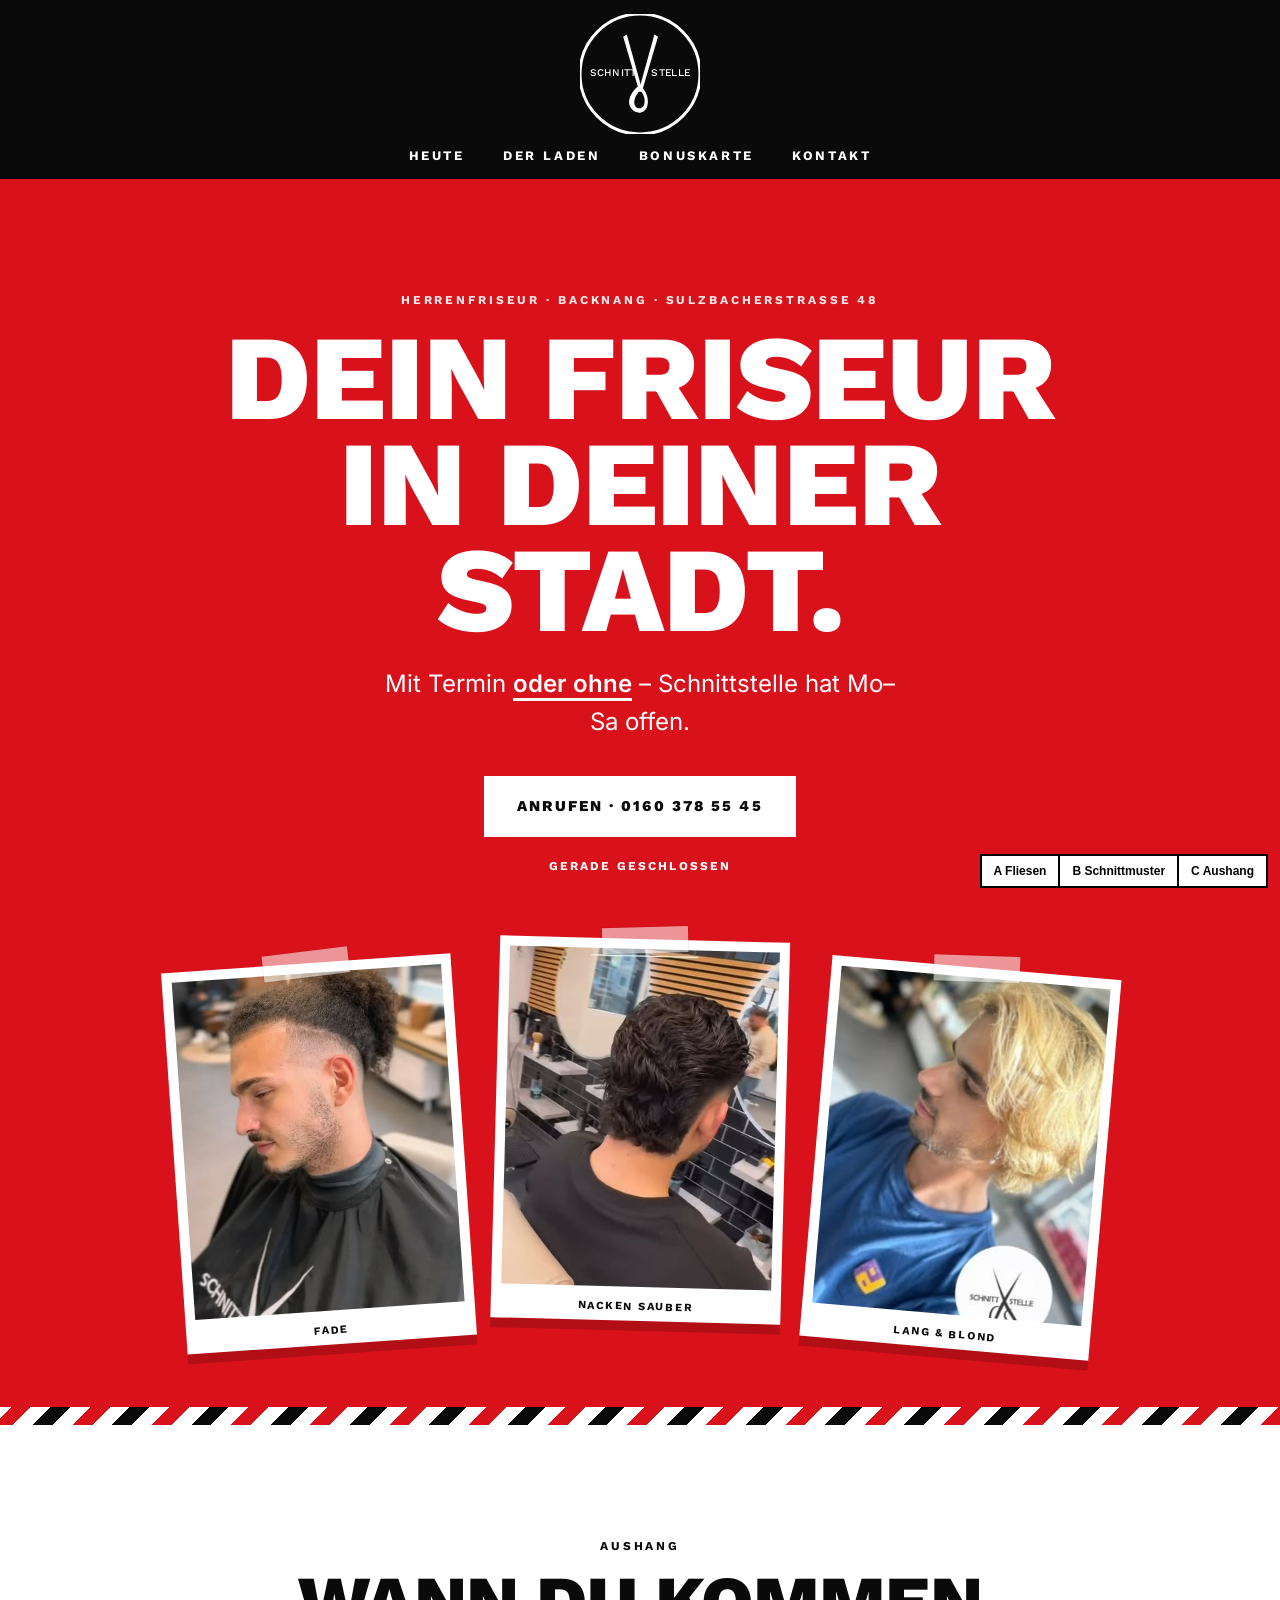
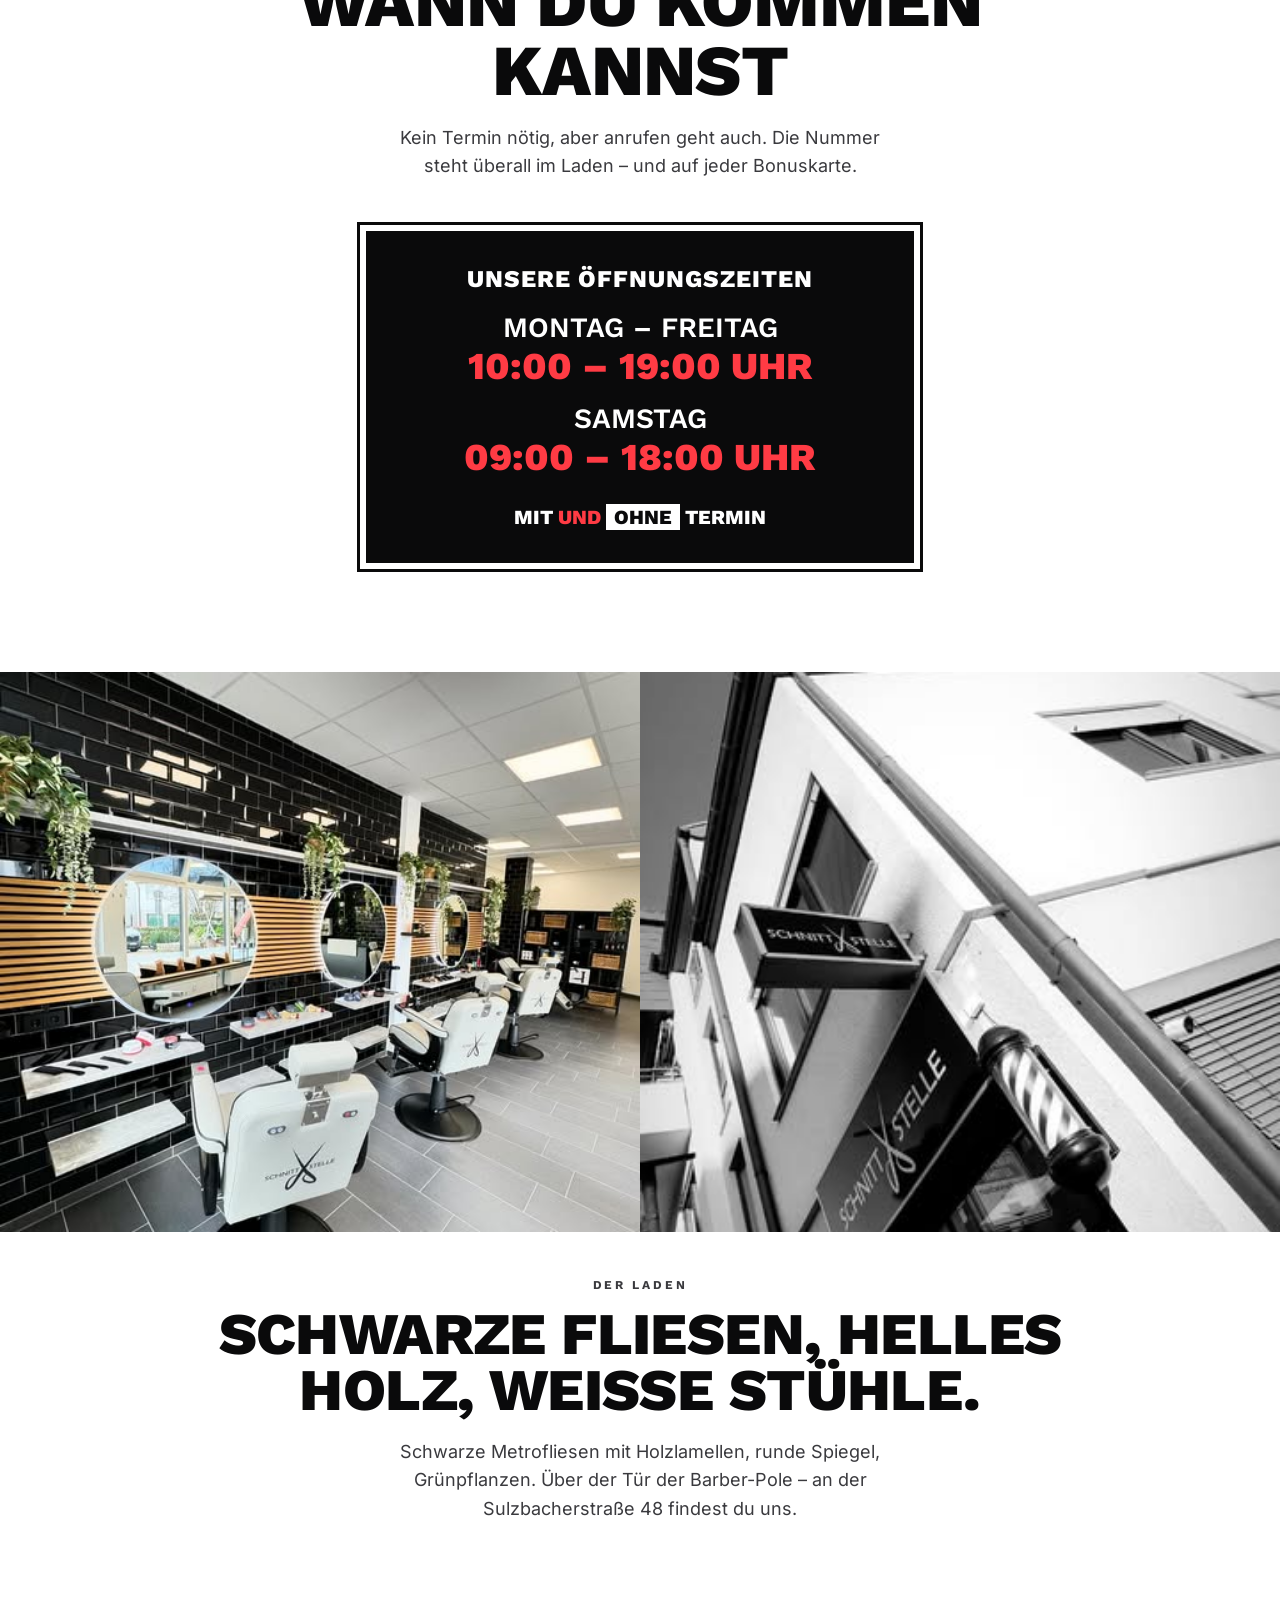
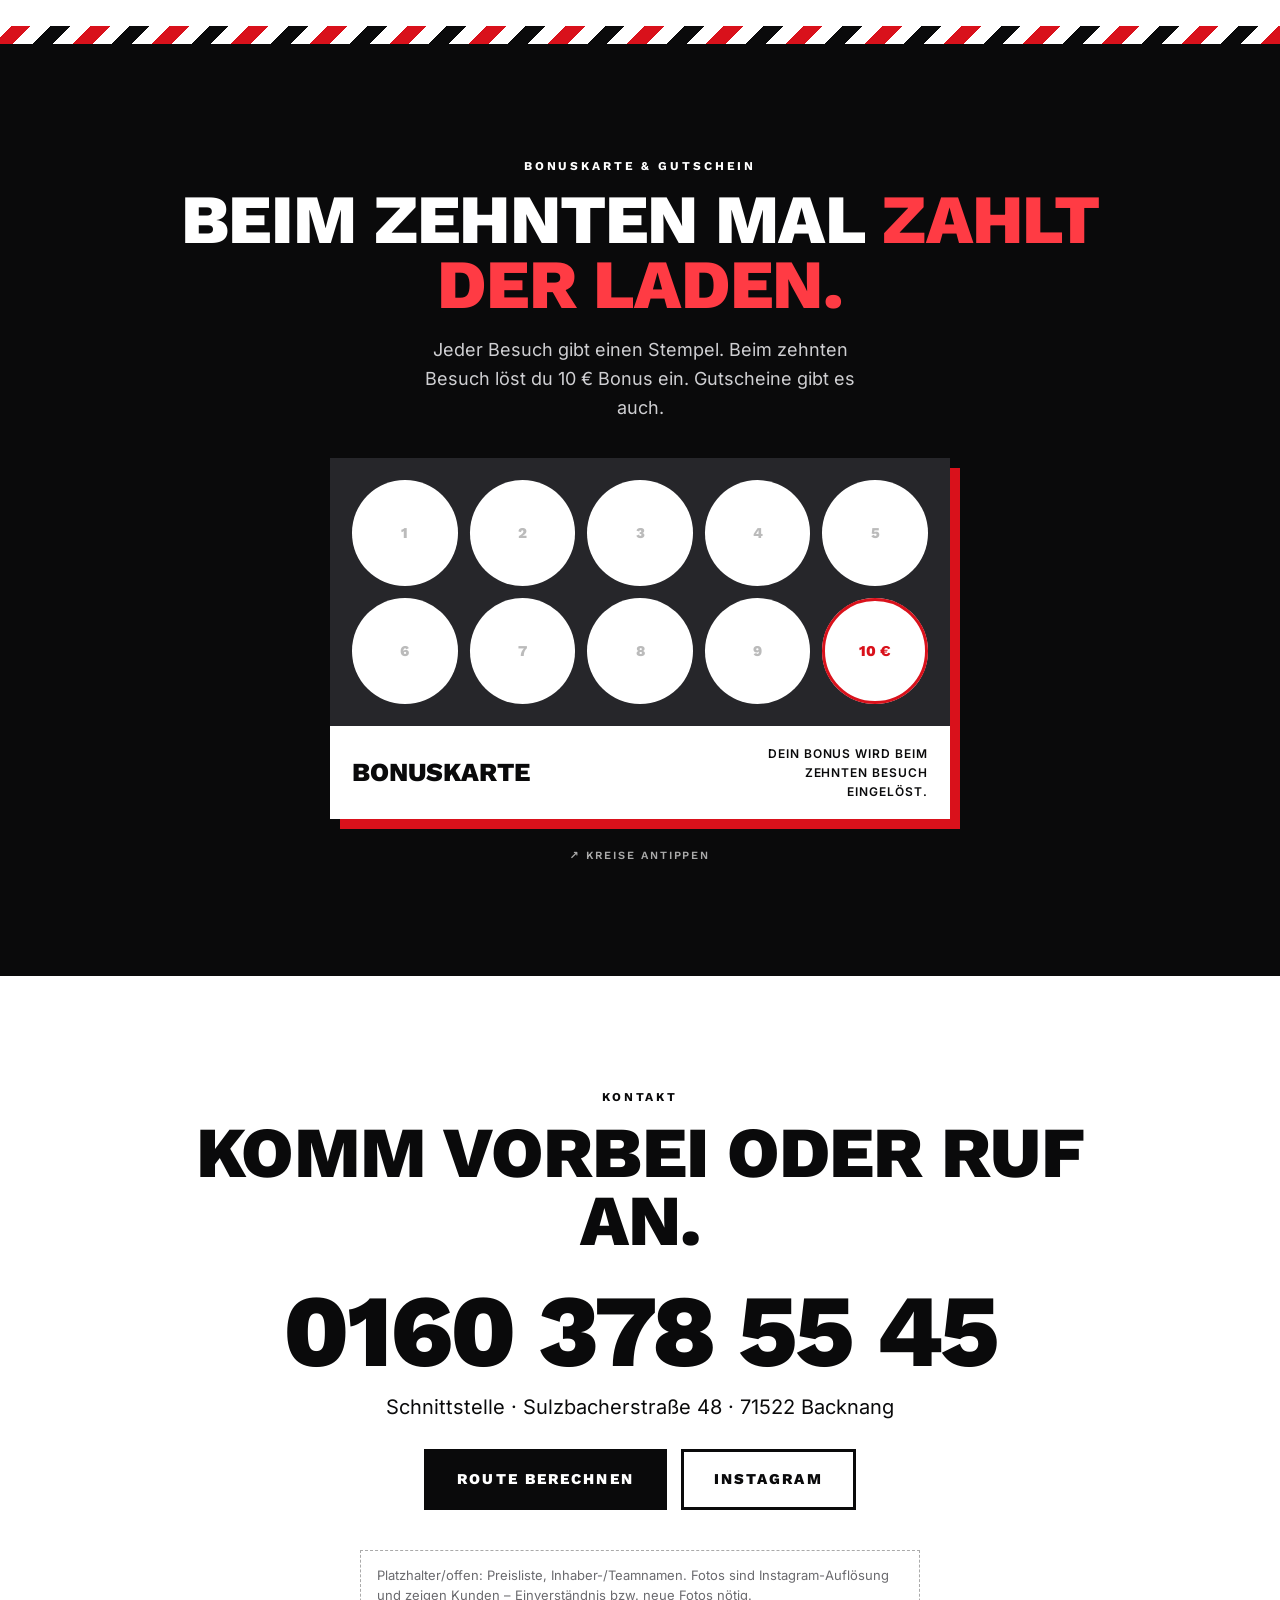
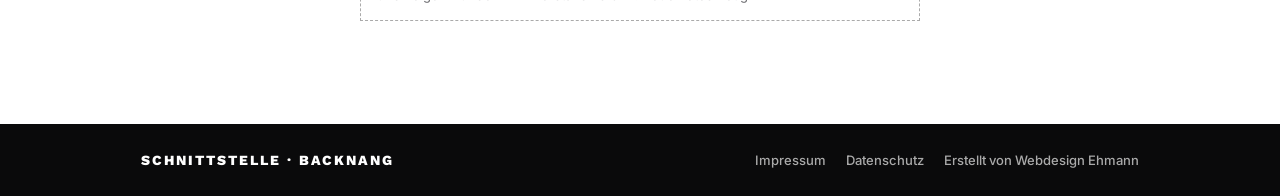
<file: vorschau-c.html>
<!DOCTYPE html>
<html lang="de">
<head>
<meta charset="UTF-8">
<meta name="viewport" content="width=device-width, initial-scale=1.0">
<title>Dein Friseur in Backnang | Schnittstelle – Sulzbacherstraße 48</title>
<meta name="description" content="Herrenfriseur Schnittstelle in Backnang, Sulzbacherstraße 48. Mit und ohne Termin: Mo–Fr 10–19 Uhr, Sa 9–18 Uhr. Jetzt anrufen: 0160 378 55 45.">
<link rel="stylesheet" href="css/fonts.css">
<link rel="stylesheet" href="css/c.css">
</head>
<body>
<svg width="0" height="0" style="position:absolute" aria-hidden="true">
  <symbol id="logo" viewBox="0 0 200 200">
    <circle cx="100" cy="100" r="100" fill="#0a0a0b" stroke="#fff" stroke-width="5"/>
    <g fill="#fff"><path d="M78 34 104 128 99 130 72 38Z"/><path d="M124 34 98 128 103 130 130 38Z"/>
    <path d="M100 118c-14 10-24 28-14 40 8 10 22 8 26-4 4-12-2-26-12-36Zm.5 9c7 8 9 18 6 25-3 6-10 7-14 2-5-7 0-20 8-27Z" fill-rule="evenodd"/></g>
    <g fill="#fff" font-family="Work Sans, sans-serif" font-weight="500" font-size="17" letter-spacing=".5"><text x="16" y="104">SCHNITT</text><text x="119" y="104">STELLE</text></g>
  </symbol>
</svg>

<header class="head">
  <a class="logo" href="#" aria-label="Schnittstelle Backnang"><svg role="img" aria-label="Schnittstelle Logo"><use href="#logo"/></svg></a>
  <nav aria-label="Hauptnavigation"><a href="#heute">Heute</a><a href="#laden">Der Laden</a><a href="#bonus">Bonuskarte</a><a href="#kontakt">Kontakt</a></nav>
</header>

<main>
  <section class="hero">
    <div class="w">
      <p class="kick">Herrenfriseur · Backnang · Sulzbacherstraße 48</p>
      <h1>Dein Friseur in deiner Stadt.</h1>
      <p class="sub">Mit Termin <b>oder ohne</b> – Schnittstelle hat Mo–Sa offen.</p>
      <a class="btn w2" href="tel:+491603785545">Anrufen · 0160 378 55 45</a>
      <span class="st" data-status><span>Zeiten ansehen</span></span>
    </div>
    <div class="pins">
      <figure class="pin" style="margin:0"><img src="assets/img/schnitt-fade.jpg" width="512" height="640" alt="Haarschnitt mit Fade und Locken oben" loading="lazy"><span>Fade</span></figure>
      <figure class="pin" style="margin:0"><img src="assets/img/schnitt-welle.jpg" width="361" height="640" alt="Frischer Haarschnitt von hinten, welliges Deckhaar" loading="lazy"><span>Nacken sauber</span></figure>
      <figure class="pin" style="margin:0"><img src="assets/img/schnitt-blond.jpg" width="320" height="568" alt="Langes blond gefärbtes Haar" loading="lazy"><span>Lang &amp; blond</span></figure>
    </div>
  </section>
  <div class="pole" aria-hidden="true"></div>

  <section class="zettel" id="heute"><div class="w">
    <p class="kick">Aushang</p>
    <h2 style="margin-top:14px">Wann du kommen kannst</h2>
    <p class="l">Kein Termin nötig, aber anrufen geht auch. Die Nummer steht überall im Laden – und auf jeder Bonuskarte.</p>
    <div class="sign" role="group" aria-label="Öffnungszeiten">
      <h3>Unsere Öffnungszeiten</h3>
      <div class="d">Montag – Freitag</div><div class="t">10:00 – 19:00 Uhr</div>
      <div class="d">Samstag</div><div class="t">09:00 – 18:00 Uhr</div>
      <div class="or">Mit <span style="color:#ff3b44">und</span> <u>ohne</u> Termin</div>
    </div>
  </div></section>

  <section class="laden" id="laden">
    <div class="pair">
      <img src="assets/img/salon-weit.jpg" width="512" height="640" alt="Salon mit weißen Friseurstühlen vor schwarzen Metrofliesen" loading="lazy">
      <img src="assets/img/aussen-schild.jpg" width="360" height="640" alt="Hausfassade mit Schnittstelle-Schild und Barber-Pole, Schwarz-Weiß" loading="lazy" style="object-position:50% 40%">
    </div>
    <div class="w">
      <p class="kick">Der Laden</p>
      <h2 style="margin-top:14px">Schwarze Fliesen, helles Holz, weiße Stühle.</h2>
      <p>Schwarze Metrofliesen mit Holzlamellen, runde Spiegel, Grünpflanzen. Über der Tür der Barber-Pole – an der Sulzbacherstraße 48 findest du uns.</p>
    </div>
  </section>
  <div class="pole" aria-hidden="true"></div>

  <section class="bonus" id="bonus"><div class="w">
    <p class="kick">Bonuskarte &amp; Gutschein</p>
    <h2 style="margin-top:14px">Beim zehnten Mal <span>zahlt der Laden.</span></h2>
    <p class="l">Jeder Besuch gibt einen Stempel. Beim zehnten Besuch löst du 10&nbsp;€ Bonus ein. Gutscheine gibt es auch.</p>
    <div class="card">
      <div class="t"><div id="stamps"></div></div>
      <div class="b"><b>Bonuskarte</b><small>Dein Bonus wird beim zehnten Besuch eingelöst.</small></div>
    </div>
    <p class="tip">↗ Kreise antippen</p>
  </div></section>

  <section class="kontakt" id="kontakt"><div class="w">
    <p class="kick">Kontakt</p>
    <h2 style="margin-top:14px">Komm vorbei oder ruf an.</h2>
    <a class="tel" href="tel:+491603785545">0160 378 55 45</a>
    <address>Schnittstelle · Sulzbacherstraße 48 · 71522 Backnang</address>
    <div class="row">
      <a class="btn" href="https://www.google.com/maps/search/?api=1&amp;query=Sulzbacherstra%C3%9Fe+48+71522+Backnang" target="_blank" rel="noopener">Route berechnen</a>
      <a class="btn w2" style="border-color:var(--ink)" href="https://www.instagram.com/schnittstelle.bk/" target="_blank" rel="noopener">Instagram</a>
    </div>
    <p class="hinweis">Platzhalter/offen: Preisliste, Inhaber-/Teamnamen. Fotos sind Instagram-Auflösung und zeigen Kunden – Einverständnis bzw. neue Fotos nötig.</p>
  </div></section>
</main>

<footer><div class="w"><b>Schnittstelle · Backnang</b>
  <nav aria-label="Rechtliches"><a href="impressum.html">Impressum</a><a href="datenschutz.html">Datenschutz</a><a href="https://www.webdesign-ehmann.de" target="_blank" rel="noopener">Erstellt von Webdesign Ehmann</a></nav></div></footer>
<script src="js/alt.js"></script>
<div style="position:fixed;right:12px;bottom:12px;z-index:99;background:#fff;color:#000;font:700 12px sans-serif;border:2px solid #000;display:flex"><a href="index.html" style="padding:8px 12px;color:#000;text-decoration:none">A Fliesen</a><a href="vorschau-b.html" style="padding:8px 12px;color:#000;text-decoration:none;border-left:2px solid #000">B Schnittmuster</a><a href="vorschau-c.html" style="padding:8px 12px;color:#000;text-decoration:none;border-left:2px solid #000">C Aushang</a></div>
</body>
</html>
</file>
<file: css/style.css>
/* =========================================================
   Schnittstelle Backnang – Design-Vorschau
   Token-Begründung (aus dem Betrieb, nicht aus der Bibliothek):
   --ink    : das Schwarz der Metrofliesen im Salon + des Logos
   --paper  : Weiß der Friseurstühle/Visitenkarte (neutral, KEIN Creme)
   --red    : das Rot, das der Betrieb selbst nutzt ("OHNE", Bonus-Punkt, Zeiten-Story)
   Radius   : 0 – Fliesen, Schilder, Karten sind eckig. Einzige Rundung = Kreise
              (Logo-Badge, Stempelkreise der Bonuskarte).
   ========================================================= */
:root {
  --ink: #0a0a0b;
  --ink-2: #151517;
  --joint: #1f1f22;
  --paper: #f2f2f0;
  --white: #fff;
  --red: #e3141f;
  --mute: #8b8b90;
  --mute-dark: #55555a;
  --ff-d: 'Work Sans', system-ui, sans-serif;
  --ff-t: 'Inter', system-ui, sans-serif;
  --gutter: clamp(20px, 5vw, 72px);
  /* Fliesenfuge: Metrofliese im Halbverband – wie die Wand im Laden */
  --tiles: url("data:image/svg+xml,%3Csvg xmlns='http://www.w3.org/2000/svg' width='96' height='64'%3E%3Cpath d='M0 .5H96M0 32.5H96M.5 0V32M48.5 32V64' stroke='%231f1f22' stroke-width='1.5' fill='none'/%3E%3C/svg%3E");
}
*, *::before, *::after { box-sizing: border-box; }
html { scroll-behavior: smooth; }
body {
  margin: 0; background: var(--paper); color: var(--ink);
  font: 400 17px/1.6 var(--ff-t); -webkit-font-smoothing: antialiased;
}
img { display: block; max-width: 100%; height: auto; }
a { color: inherit; }
h1, h2, h3 { font-family: var(--ff-d); margin: 0; text-transform: uppercase; letter-spacing: -.01em; line-height: .95; font-weight: 800; }
.wrap { padding-inline: var(--gutter); max-width: 1400px; margin-inline: auto; }
.kicker { font: 600 12px/1 var(--ff-d); letter-spacing: .22em; text-transform: uppercase; }
.red { color: var(--red); }
.tiles { background-color: var(--ink); background-image: var(--tiles); color: var(--white); }

/* ---------- Ticker (Öffnungszeiten immer sichtbar, wie auf dem Schild) ---------- */
.ticker { background: var(--red); color: #fff; font: 700 12px/1 var(--ff-d); letter-spacing: .14em; text-transform: uppercase; }
.ticker .wrap { display: flex; gap: 28px; justify-content: center; padding-block: 10px; flex-wrap: wrap; }
.ticker b { font-weight: 800; }
.ticker a { text-decoration: none; }
@media (max-width: 700px) { .ticker .wrap { gap: 6px 18px; font-size: 11px; } .ticker .opt { display: none; } }

/* ---------- Header: Logo mittig, Nav links/rechts – Schild hängt wie am Haus ---------- */
.site-header { background: var(--ink); color: var(--white); position: relative; z-index: 20; }
.site-header .wrap { display: grid; grid-template-columns: 1fr auto 1fr; align-items: center; min-height: 92px; }
.nav { display: flex; gap: clamp(18px, 3vw, 44px); }
.nav.r { justify-content: flex-end; }
.nav a { font: 700 13px/1 var(--ff-d); letter-spacing: .18em; text-transform: uppercase; text-decoration: none; padding: 10px 0; border-bottom: 2px solid transparent; }
.nav a:hover, .nav a[aria-current] { border-bottom-color: var(--red); }
.badge { display: grid; place-items: center; width: 128px; height: 128px; margin-block: -6px -36px; position: relative; z-index: 2; border-radius: 50%; background: var(--ink); border: 3px solid #4a4a4f; box-shadow: 0 6px 0 rgba(0,0,0,.35); }
.badge img { width: 80%; height: auto; }
.burger { display: none; }
@media (max-width: 960px) {
  .site-header .wrap { grid-template-columns: 1fr auto 1fr; }
  .nav { display: none; }
  .burger { display: inline-flex; justify-self: end; grid-column: 3; background: none; border: 1.5px solid #fff; color: #fff; font: 700 12px var(--ff-d); letter-spacing: .16em; text-transform: uppercase; padding: 10px 14px; cursor: pointer; }
  .badge { grid-column: 2; width: 104px; height: 104px; margin-bottom: -28px; }
  .mnav { display: none; background: var(--ink); border-top: 1px solid var(--joint); }
  .mnav.open { display: block; }
  .mnav a { display: block; padding: 18px var(--gutter); font: 800 22px var(--ff-d); text-transform: uppercase; text-decoration: none; border-bottom: 1px solid var(--joint); }
}
@media (min-width: 961px) { .mnav { display: none !important; } }

/* ---------- Hero: diagonaler Schnitt = die gekreuzten Klingen ---------- */
.hero { position: relative; overflow: hidden; min-height: min(86vh, 780px); display: grid; align-items: end; isolation: isolate; }
.hero .copy > * { max-width: min(46vw, 640px); }
.hero .photo { position: absolute; inset: 0 0 0 auto; width: 46%; z-index: -1; clip-path: polygon(22% 0, 100% 0, 100% 100%, 0 100%); }
.hero .photo img { width: 100%; height: 100%; object-fit: cover; object-position: 50% 40%; filter: grayscale(.25) contrast(1.05); }
.hero .photo::after { content: ''; position: absolute; inset: 0; background: linear-gradient(90deg, rgba(10,10,11,.55), transparent 45%); }
.hero .blades { position: absolute; inset: 0; width: 100%; height: 100%; z-index: 0; pointer-events: none; }
.hero .copy { position: relative; z-index: 1; padding-block: 96px 72px; }
.hero h1 { font-size: clamp(56px, 8.4vw, 136px); max-width: 9ch; line-height: .88; }
.hero h1 .o { color: var(--red); }
.hero .lede { max-width: 30ch; font-size: 19px; line-height: 1.5; margin: 28px 0 32px; color: #d6d6d8; }
.hero .kicker { margin-bottom: 26px; color: var(--mute); }
.cta { display: flex; flex-wrap: wrap; gap: 14px; align-items: center; }
.btn { display: inline-block; font: 800 14px/1 var(--ff-d); letter-spacing: .16em; text-transform: uppercase; text-decoration: none; padding: 19px 26px; border: 2px solid var(--white); }
.btn.fill { background: var(--red); border-color: var(--red); color: #fff; }
.btn.fill:hover { background: #fff; color: var(--ink); border-color: #fff; }
.btn.line:hover { background: #fff; color: var(--ink); }
.btn.dark { border-color: var(--ink); color: var(--ink); }
.btn.dark:hover { background: var(--ink); color: #fff; }
.status { display: inline-flex; align-items: center; gap: 10px; font: 700 12px var(--ff-d); letter-spacing: .16em; text-transform: uppercase; }
.status i { width: 10px; height: 10px; border-radius: 50%; background: var(--mute); }
.status.on i { background: #2ec27e; box-shadow: 0 0 0 4px rgba(46,194,126,.25); }
@media (max-width: 800px) {
  .hero { min-height: 0; }
  .hero .photo { position: relative; width: 100%; height: 300px; inset: auto; clip-path: polygon(0 0, 100% 0, 100% 100%, 0 82%); order: -1; z-index: 0; }
  .hero .photo::after { background: linear-gradient(0deg, rgba(10,10,11,.5), transparent 50%); }
  .hero { display: flex; flex-direction: column; }
  .hero .blades { display: none; }
  .hero .copy { padding-block: 24px 56px; }
  .hero .copy > * { max-width: none; }
  .hero .lede { max-width: 30ch; }
  .hero h1 { font-size: clamp(54px, 17vw, 96px); }
}

/* ---------- Salon ---------- */
.salon { padding-block: clamp(72px, 10vw, 140px); }
.salon .grid { display: grid; grid-template-columns: 1fr 1fr; gap: clamp(28px, 5vw, 80px); align-items: start; }
.salon h2 { font-size: clamp(40px, 6.4vw, 96px); margin: 18px 0 26px; }
.salon p { max-width: 46ch; color: var(--mute-dark); }
.salon p strong { color: var(--ink); font-weight: 600; }
.collage { position: relative; display: grid; grid-template-columns: 1fr 1fr; gap: 14px; }
.collage img { width: 100%; object-fit: cover; }
.collage .a { aspect-ratio: 9/16; margin-top: 56px; }
.collage .b { aspect-ratio: 9/16; }
.collage figcaption { grid-column: 1 / -1; font: 600 11px var(--ff-d); letter-spacing: .16em; text-transform: uppercase; color: var(--mute-dark); }
@media (max-width: 860px) { .salon .grid { grid-template-columns: 1fr; } .collage .a { margin-top: 28px; } }

/* ---------- Schnitte (Arbeiten) – ungleiche Ausschnitte, kein Karten-Grid ---------- */
.cuts { padding-block: clamp(64px, 8vw, 112px); overflow: hidden; }
.cuts .head { display: flex; justify-content: space-between; align-items: end; gap: 24px; flex-wrap: wrap; margin-bottom: 44px; }
.cuts h2 { font-size: clamp(38px, 5.6vw, 84px); }
.cuts .head p { max-width: 34ch; color: var(--mute); margin: 0; }
.strip { display: grid; grid-template-columns: 1.15fr .8fr 1fr; gap: 14px; align-items: end; }
.strip figure { margin: 0; }
.strip img { width: 100%; object-fit: cover; }
.strip .s1 img { aspect-ratio: 4/5; object-position: 50% 30%; }
.strip .s2 img { aspect-ratio: 9/16; object-position: 50% 20%; }
.strip .s3 img { aspect-ratio: 5/7; object-position: 55% 20%; margin-bottom: 0; }
.strip figcaption { font: 600 11px var(--ff-d); letter-spacing: .16em; text-transform: uppercase; color: var(--mute); padding-top: 12px; }
.note { font: 500 13px/1.4 var(--ff-t); color: var(--mute); border: 1.5px dashed #4a4a4f; padding: 16px 18px; margin-top: 36px; max-width: 70ch; }
.note.light { color: var(--mute-dark); border-color: #b3b3b0; }
@media (max-width: 760px) { .strip { grid-template-columns: 1fr 1fr; } .strip .s1 { grid-column: 1 / -1; } }

/* ---------- Bonuskarte (aus der echten Visitenkarte) ---------- */
.bonus { padding-block: clamp(72px, 9vw, 130px); }
.bonus .grid { display: grid; grid-template-columns: .9fr 1.1fr; gap: clamp(28px, 6vw, 96px); align-items: center; }
.bonus h2 { font-size: clamp(40px, 6vw, 88px); margin: 18px 0 22px; }
.bonus p { max-width: 40ch; color: var(--mute-dark); }
.card { background: var(--white); box-shadow: 0 0 0 1px #d9d9d6; transform: rotate(-2deg); }
.card .band { background: var(--ink); padding: 22px; display: grid; grid-template-columns: repeat(5, 1fr); gap: 12px 12px; }
.card .band span { aspect-ratio: 1; border-radius: 50%; background: var(--white); display: grid; place-items: center; font: 800 13px var(--ff-d); color: var(--ink); }
.card .band .last { background: var(--red); color: #fff; }
.card .meta { display: flex; justify-content: space-between; align-items: end; gap: 16px; padding: 18px 22px 22px; font: 600 12px/1.5 var(--ff-d); letter-spacing: .08em; text-transform: uppercase; }
.card .meta b { font-size: 28px; letter-spacing: -.01em; display: block; font-weight: 800; line-height: 1; margin-bottom: 6px; }
.card .meta small { font-size: 10.5px; color: var(--mute-dark); max-width: 26ch; text-align: right; }
.bonus .hint { font: 600 11px var(--ff-d); letter-spacing: .16em; text-transform: uppercase; color: var(--mute-dark); margin-top: 22px; }
@media (max-width: 860px) { .bonus .grid { grid-template-columns: 1fr; } }

/* ---------- Produkte ---------- */
.shop { padding-block: clamp(56px, 7vw, 96px); }
.shop .grid { display: grid; grid-template-columns: .8fr 1.2fr; gap: clamp(24px, 5vw, 80px); align-items: center; }
.shop img { aspect-ratio: 9/14; object-fit: cover; width: 100%; max-width: 380px; }
.shop h2 { font-size: clamp(34px, 4.6vw, 68px); margin: 16px 0 20px; }
.shop p { max-width: 42ch; color: #c9c9cc; }
.tag { display: inline-block; background: #fff; color: var(--ink); font: 700 15px var(--ff-d); padding: 6px 12px; transform: rotate(-2deg); margin-top: 6px; }
@media (max-width: 760px) { .shop .grid { grid-template-columns: 1fr; } }

/* ---------- Zeiten & Kontakt: das schwarze Schild ---------- */
.visit { padding-block: clamp(72px, 9vw, 130px); }
.visit .grid { display: grid; grid-template-columns: 1fr 1fr; gap: clamp(24px, 5vw, 72px); align-items: start; }
.sign { background: var(--ink); color: #fff; padding: clamp(28px, 4vw, 56px); text-align: center; position: relative; }
.sign .kicker { color: #fff; font-size: 14px; letter-spacing: .12em; }
.sign dl { margin: 26px 0 0; }
.sign dt { font: 600 clamp(20px, 2.6vw, 30px)/1.2 var(--ff-d); text-transform: uppercase; margin-top: 22px; }
.sign dd { margin: 4px 0 0; font: 700 clamp(22px, 3vw, 36px)/1.2 var(--ff-d); text-transform: uppercase; color: var(--red); }
.sign .or { margin-top: 30px; font: 800 clamp(18px, 2.2vw, 26px) var(--ff-d); text-transform: uppercase; }
.sign .or span { background: #fff; color: var(--ink); padding: 2px 8px; }
.sign .or em { font-style: normal; color: #ff4a52; }
.where h2 { font-size: clamp(36px, 5vw, 72px); margin-bottom: 26px; }
.where address { font-style: normal; font-size: 20px; line-height: 1.45; margin-bottom: 22px; }
.where .tel { display: block; font: 800 clamp(34px, 4.6vw, 60px)/1 var(--ff-d); letter-spacing: -.01em; text-decoration: none; margin: 10px 0 28px; }
.where .tel:hover { color: var(--red); }
.where .links { display: flex; gap: 18px; flex-wrap: wrap; margin-top: 28px; font: 700 12px var(--ff-d); letter-spacing: .16em; text-transform: uppercase; }
.where .links a { text-decoration: none; border-bottom: 2px solid var(--red); padding-bottom: 4px; }
@media (max-width: 860px) { .visit .grid { grid-template-columns: 1fr; } }

/* ---------- Footer ---------- */
.foot { padding-block: 24px 40px; font: 500 13px var(--ff-t); color: var(--mute); }

.foot b { color: #fff; font: 800 15px var(--ff-d); letter-spacing: .14em; text-transform: uppercase; }
.foot nav { display: flex; gap: 22px; flex-wrap: wrap; }
.foot a { text-decoration: none; }
.foot a:hover { color: #fff; }

@media (prefers-reduced-motion: reduce) { html { scroll-behavior: auto; } .card button::after { transition: none; } }
:focus-visible { outline: 3px solid var(--red); outline-offset: 3px; }

/* ---------- Skip-Link, Anruf-Leiste (Mobile), Footer-Wortmarke ---------- */
.skip { position: absolute; left: -9999px; top: 0; background: #fff; color: var(--ink); padding: 12px 16px; z-index: 100; font: 700 14px var(--ff-d); }
.skip:focus { left: 8px; top: 8px; }
.foot-logo { display: block; width: clamp(180px, 22vw, 280px); height: auto; margin: 56px auto 36px; opacity: .95; }
.foot .row { display: flex; justify-content: space-between; gap: 18px 36px; flex-wrap: wrap; align-items: center; border-top: 1px solid var(--joint); padding-top: 28px; }
.foot .wrap { display: block; }
@media (max-width: 800px) {
}
/* Legal-Seiten */
.legal { padding-block: 72px 96px; max-width: 760px; }
.legal h1 { font-size: clamp(36px, 6vw, 64px); margin-bottom: 28px; }
.legal h2 { font-size: 20px; margin: 36px 0 10px; letter-spacing: 0; line-height: 1.2; }
.legal p, .legal li { color: var(--mute-dark); }
.legal a { text-decoration: underline; text-underline-offset: 3px; }
.legal .todo { background: #fff3cd; color: #5c4a00; padding: 1px 6px; }

/* ---------- Nach-oben-Button: erscheint erst nach dem Scrollen ---------- */
.totop { position: fixed; right: 18px; bottom: 22px; z-index: 40; width: 52px; height: 52px; display: grid; place-items: center; background: var(--red); color: #fff; border: 2px solid #fff; border-radius: 0; cursor: pointer; opacity: 0; visibility: hidden; transform: translateY(12px); transition: opacity .2s, transform .2s, visibility .2s; }
.totop svg { width: 24px; height: 24px; }
.totop.show { opacity: 1; visibility: visible; transform: none; }
.totop:hover { background: #fff; color: var(--red); border-color: var(--red); }
@media (max-width: 800px) { .totop { bottom: calc(18px + env(safe-area-inset-bottom)); right: 14px; width: 48px; height: 48px; } }
@media (prefers-reduced-motion: reduce) { .totop { transition: none; } }

/* =========================================================
   Jeder Abschnitt = ein Bildschirm.
   Inhalt wird vertikal zentriert, Bilder/Schriften orientieren
   sich an der Bildschirmhöhe (svh), damit nichts überläuft.
   scroll-snap: "proximity" – rastet ein, sperrt aber nie,
   falls ein Abschnitt auf kleinen Geräten höher ist.
   ========================================================= */
:root { --head: 124px; }
@media (max-width: 700px) { :root { --head: 140px; } }
html { scroll-snap-type: y proximity; }
.hero { min-height: calc(100vh - var(--head)); min-height: calc(100svh - var(--head)); }
.salon, .cuts, .bonus, .shop, .visit {
  min-height: 100vh; min-height: 100svh;
  display: flex; flex-direction: column; justify-content: center;
  padding-block: clamp(28px, 5svh, 72px);
  scroll-snap-align: start;
}
.salon > .wrap, .cuts > .wrap, .bonus > .wrap, .shop > .wrap, .visit > .wrap { width: 100%; }

.salon h2 { font-size: clamp(34px, min(5.2vw, 8.4svh), 84px); margin: 14px 0 18px; }
.salon p { font-size: clamp(15px, 2.2svh, 17px); margin-block: 0 .9em; }
.collage img { aspect-ratio: auto; height: min(64svh, 600px); }
.collage .a { margin-top: clamp(20px, 5svh, 56px); }

.cuts .head { margin-bottom: clamp(16px, 3.5svh, 36px); }
.cuts h2 { font-size: clamp(34px, min(5.6vw, 8.5svh), 84px); }
.strip img { aspect-ratio: auto !important; height: min(56svh, 540px); }

.bonus h2 { font-size: clamp(34px, min(6vw, 10svh), 88px); margin: 14px 0 18px; }
.shop h2 { font-size: clamp(32px, min(4.6vw, 8svh), 68px); }
.shop img { aspect-ratio: 9/14; height: min(68svh, 580px); width: auto; max-width: 100%; }

.sign { padding: clamp(20px, 3.5svh, 56px) clamp(20px, 3vw, 40px); }
.sign dt { margin-top: clamp(12px, 2.4svh, 22px); }
.where h2 { font-size: clamp(34px, min(5vw, 8svh), 72px); margin-bottom: clamp(14px, 3svh, 26px); }
.where .tel { font-size: clamp(32px, min(4.6vw, 7.5svh), 60px); margin-block: 8px clamp(14px, 3svh, 28px); }
.where .note { margin-top: clamp(16px, 3svh, 32px); }

@media (max-width: 860px) {
  .collage img { height: min(26svh, 240px); }
  .collage .a { margin-top: 20px; }
  .strip img { height: min(24svh, 220px); }
  .salon h2 { font-size: clamp(30px, 8.4vw, 44px); }
  .shop img { height: min(36svh, 320px); }
  .where address { font-size: 17px; margin-bottom: 8px; }
  .where .links { margin-top: 18px; }
}

/* Hero ebenfalls auf Bildschirmhöhe abgestimmt */
.hero .copy { padding-block: clamp(24px, 7svh, 96px) clamp(28px, 6svh, 72px); }
.hero h1 { font-size: clamp(48px, min(8.4vw, 11.5svh), 136px); }
.hero .lede { font-size: clamp(16px, 2.4svh, 19px); margin-block: clamp(14px, 3svh, 28px) clamp(18px, 3.5svh, 32px); }
.hero .kicker { margin-bottom: clamp(14px, 3svh, 26px); }
@media (max-width: 800px) {
  .hero .photo { height: min(26svh, 230px); }
  .hero h1 { font-size: clamp(44px, min(15vw, 10.5svh), 84px); }
  .hero .copy { padding-block: 22px 28px; }
  .hero .cta { gap: 10px; }
  .hero .btn { padding: 16px 20px; }
}
@media (max-width: 860px) {
  .collage img { height: min(22svh, 200px); }
  .salon p { font-size: 15px; }
  .sign { padding: 18px 18px; }
  .sign dt { font-size: 16px; margin-top: 10px; }
  .sign dd { font-size: 20px; }
  .sign .or { margin-top: 14px; font-size: 16px; }
  .where h2 { font-size: 32px; margin-bottom: 10px; }
  .where .tel { font-size: 32px; margin-block: 4px 14px; }
  .where .btn { padding: 15px 20px; }
  .where .note { margin-top: 14px; padding: 12px 14px; }
}
@media (max-width: 800px) {
  .hero h1 { max-width: none; font-size: clamp(40px, min(12.4vw, 9svh), 80px); }
  .hero .lede { margin-block: 14px 18px; }
}
@media (max-width: 860px) { .collage img { height: min(20svh, 190px); } }

/* =========================================================
   MOBIL (≈80 % der Besucher): Vollbild-Menü, kompakte Abschnitte,
   Hero neu aufgebaut. Überschreibt die Bildschirmhöhen-Regeln oben.
   ========================================================= */
@media (max-width: 960px) {
  .mnav { position: fixed; inset: 0; z-index: 60; display: flex; flex-direction: column; padding: 20px var(--gutter) calc(24px + env(safe-area-inset-bottom)); overflow-y: auto; background-color: #0a0a0b; border: 0; visibility: hidden; opacity: 0; transform: translateY(-10px); transition: opacity .2s, transform .2s, visibility 0s .2s; }
  .mnav.open { display: flex; visibility: visible; opacity: 1; transform: none; transition: opacity .2s, transform .2s; }
  .mclose { align-self: flex-end; background: none; border: 1.5px solid #fff; color: #fff; font: 700 12px var(--ff-d); letter-spacing: .16em; text-transform: uppercase; padding: 13px 16px; cursor: pointer; }
  .mlinks { margin-block: auto; display: flex; flex-direction: column; padding-block: 16px; }
  .mnav .mlinks a { display: flex; justify-content: space-between; align-items: center; font: 800 clamp(24px, min(8vw, 6.2svh), 48px)/1 var(--ff-d); text-transform: uppercase; text-decoration: none; padding: clamp(10px, 2.4svh, 20px) 0; border-bottom: 1px solid var(--joint); }
  .mnav .mlinks a:first-child { border-top: 1px solid var(--joint); }
  .mnav .mlinks a::after { content: '→'; color: var(--red); font-weight: 700; }
  .mnav .mfoot a { display: block; text-align: center; padding: 20px 16px; font: 800 15px/1 var(--ff-d); border-bottom: 0; }
  .mfoot p { margin: 14px 0 0; text-align: center; font: 600 12px/1.6 var(--ff-d); letter-spacing: .12em; text-transform: uppercase; color: var(--mute); }
  html.menu-open { overflow: hidden; }
  html.menu-open .totop { display: none; }
}
@media (max-width: 800px) {
  :root { --head: 96px; }
  html { scroll-snap-type: none; }

  /* Kopf: eine Zeile Zeiten, schlanker Header */
  .ticker .wrap { flex-wrap: nowrap; gap: 0 16px; padding-block: 8px; white-space: nowrap; }
  .ticker .opt, .ticker a { display: none; }
  .site-header .wrap { min-height: 64px; }
  .badge { width: 88px; height: 88px; margin-block: 0 -30px; grid-column: 2; }

  /* Hero: Foto groß mit diagonalem Schnitt, darunter Text + zwei Buttons */
  .hero { display: flex; flex-direction: column; min-height: calc(100svh - var(--head)); }
  .hero .photo { position: relative; inset: auto; order: -1; width: 100%; height: 42svh; min-height: 250px; clip-path: polygon(0 0, 100% 0, 100% 100%, 0 88%); z-index: 0; }
  .hero .photo img { object-position: 50% 60%; }
  .hero .photo::after { background: linear-gradient(0deg, rgba(10,10,11,.55), transparent 45%); }
  .hero .copy { flex: 1; display: flex; flex-direction: column; justify-content: center; padding-block: 4px 26px; }
  .hero .copy > * { max-width: none; }
  .hero .kicker { font-size: 11px; margin-bottom: 12px; }
  .hero h1 { font-size: clamp(40px, 12.6vw, 72px); line-height: .9; }
  .hero .lede { font-size: 16px; max-width: 30ch; margin: 12px 0 18px; }
  .hero .cta { display: grid; grid-template-columns: 1fr 1fr; gap: 10px; }
  .hero .cta .btn { padding: 17px 8px; text-align: center; font-size: 13px; letter-spacing: .1em; }
  .hero .status { grid-column: 1 / -1; margin-top: 4px; }

  /* Abschnitte: Inhaltshöhe statt Bildschirmhöhe */
  .salon, .cuts, .bonus, .shop, .visit { min-height: 0; display: block; padding-block: 52px; scroll-snap-align: none; }
  .salon h2, .bonus h2 { font-size: clamp(30px, 8.6vw, 42px); }
  .shop h2, .where h2 { font-size: clamp(28px, 8vw, 38px); }
  .cuts h2 { font-size: clamp(30px, 8.6vw, 42px); }
  .salon .grid, .bonus .grid, .shop .grid { gap: 28px; }
  .collage img { height: 240px; }
  .collage .a { margin-top: 24px; }
  .cuts .head { margin-bottom: 20px; }
  .cuts .head p { font-size: 15px; }

  /* Schnitte: seitlich wischen statt untereinander */
  .strip { display: flex; gap: 10px; overflow-x: auto; scroll-snap-type: x mandatory; scrollbar-width: none; margin-inline: calc(-1 * var(--gutter)); padding-inline: var(--gutter); }
  .strip::-webkit-scrollbar { display: none; }
  .strip figure, .strip .s1 { flex: 0 0 72%; grid-column: auto; scroll-snap-align: center; }
  .strip img { height: min(52svh, 360px); width: 100%; }

  .shop img { width: 100%; max-width: none; height: 230px; aspect-ratio: auto; object-fit: cover; object-position: 50% 40%; }
  .foot-logo { width: 150px; margin: 36px auto 24px; }
}

/* Hero: große, gestapelte Überschrift (MIT / TERMIN / ODER / OHNE.) – und alles auf EINEM Bildschirm */
@media (min-width: 801px) {
  .hero h1 { font-size: clamp(48px, min(8.4vw, 9.4svh), 136px); }
}
@media (max-width: 800px) {
  .hero .photo { height: clamp(120px, 19svh, 190px); min-height: 0; }
  .hero .copy { padding-block: 2px 16px; }
  .hero .kicker { margin-bottom: 8px; }
  .hero h1 { max-width: 9ch; font-size: clamp(34px, min(15.4vw, 8.2svh), 72px); line-height: .88; }
  .hero .lede { font-size: 15px; margin: 10px 0 14px; }
  .hero .cta .btn { padding: 15px 8px; }
}
@media (max-width: 800px) and (max-height: 700px) { .hero .lede { display: none; } }
/* Handy im Querformat: sehr wenig Höhe */
@media (max-height: 520px) {
  .hero .lede { display: none; }
  .hero .copy { padding-block: 14px 18px; }
  .hero .kicker { margin-bottom: 8px; }
  .hero h1 { font-size: clamp(28px, 9svh, 60px); }
}
@media (min-width: 801px) {
  .hero .copy > h1 { max-width: 9ch; font-size: clamp(44px, min(8.4vw, 8.4svh), 136px); }
}
@media (max-width: 800px) { .hero .photo { height: clamp(120px, 22svh, 210px); } }
@media (min-width: 801px) { .hero .copy > h1 { font-size: clamp(44px, min(8.4vw, 10.2svh), 140px); } }
@media (max-width: 800px) { .hero h1 { font-size: clamp(34px, min(15.4vw, 7.8svh), 72px); } }
@media (max-height: 520px) { .hero .copy > h1, .hero h1 { font-size: clamp(26px, 8.2svh, 60px); } }
@media (min-width: 801px) { .hero .copy > .kicker { max-width: 34ch; line-height: 1.6; } }
@media (max-width: 800px) and (max-height: 760px) { .hero .lede { font-size: 14px; margin: 8px 0 12px; } }

/* Mobil: kein Anruf-Balken mehr, Foto füllt den freien Platz im Hero, Schnitte ohne Wischen */
@media (max-width: 800px) {
  .hero .photo { flex: 1 1 0; height: auto; min-height: 160px; }
  .hero .photo img { position: absolute; inset: 0; width: 100%; height: 100%; object-fit: cover; object-position: 50% 55%; }
  .strip { display: grid; grid-template-columns: 1fr 1fr; gap: 10px; overflow: visible; scroll-snap-type: none; margin-inline: 0; padding-inline: 0; }
  .strip figure, .strip .s1 { flex: none; scroll-snap-align: none; }
  .strip .s1 { grid-column: 1 / -1; }
  .strip .s1 img { height: min(30svh, 250px); }
  .strip .s2 img, .strip .s3 img { height: min(26svh, 220px); }
}
@media (max-width: 800px) {
  .hero .copy { flex: 0 0 auto; justify-content: flex-start; }
  .hero .photo { flex: 1 1 auto; }
  .strip { align-items: start; }
}
/* Überschrift: immer vier Zeilen untereinander */
.hero h1 span { display: block; }
.hero h1 { max-width: none; }

/* Hero Desktop: Textblock linksbündig, Überschrift so groß wie die Höhe erlaubt,
   Text/Buttons/Status bleiben links der Foto-Kante */
@media (min-width: 801px) {
  .hero .copy { width: 100%; padding-block: clamp(16px, 4svh, 56px) clamp(16px, 4svh, 48px); }
  .hero .photo { width: 44%; }
  .hero .copy > * { max-width: min(50vw, 760px); }
  .hero .copy > .kicker { max-width: 34ch; }
  .hero .copy > h1 { max-width: none; font-size: clamp(44px, min(11vw, calc((100svh - 410px) / 3.55)), 170px); }
  .hero .lede { max-width: 38ch; font-size: clamp(16px, 2.3svh, 19px); margin-block: clamp(10px, 2.2svh, 22px) clamp(14px, 2.8svh, 26px); }
  .hero .cta { display: flex; flex-wrap: wrap; gap: 12px; }
  .hero .status { flex-basis: 100%; margin-top: 6px; }
}
@media (max-width: 800px) { .hero h1 { font-size: clamp(34px, min(17vw, 8.2svh), 76px); } }
@media (max-height: 520px) { .hero .copy > h1, .hero h1 { font-size: clamp(26px, 8.2svh, 60px); } }
@media (min-width: 801px) {
  .hero .copy > h1 { font-size: clamp(44px, min(11vw, calc((100svh - 436px) / 3.55)), 170px); }
  .hero .cta { display: grid; grid-template-columns: auto auto; justify-content: start; gap: 12px; }
  .hero .status { grid-column: 1 / -1; justify-self: start; flex-basis: auto; }
}
@media (max-height: 520px) and (min-width: 801px) { .hero .copy { padding-block: 8px 10px; } .hero .cta .btn { padding: 14px 20px; } }
@media (max-height: 520px) { .hero .copy > h1, .hero h1 { font-size: clamp(26px, 8.2svh, 60px); } }

/* Handy-Hero bewusst reduziert: große Überschrift + zwei Buttons, Foto bekommt den Rest */
@media (max-width: 800px) {
  .hero .kicker, .hero .lede, .hero .status { display: none; }
  .hero .copy { padding-block: 16px 24px; }
  .hero h1 { margin-bottom: 20px; }
}
@media (max-width: 800px) { .hero .copy { width: 100%; } }
</file>
<file: css/fonts.css>
/* Selbst gehostet (DSGVO) – keine Google-Fonts-CDN */
@font-face {
  font-family: 'Work Sans';
  font-style: normal;
  font-weight: 300 800;
  font-display: swap;
  src: url('../assets/fonts/work-sans-variable.woff2') format('woff2-variations');
}
@font-face {
  font-family: 'Inter';
  font-style: normal;
  font-weight: 400 600;
  font-display: swap;
  src: url('../assets/fonts/inter-v20-latin-400-600.woff2') format('woff2');
}
</file>
<file: css/b.css>
/* VORSCHLAG B – "Schnittmuster": hell, typografisch, Haarlinien-Raster.
   Charakter: ruhig-editorial, Schrift ist das Bild. Idee aus dem Namen:
   SCHNITT | STELLE – das Wort wird an der Kreuzung der Klingen getrennt. */
:root { --ink:#0a0a0b; --paper:#f6f6f4; --line:#0a0a0b; --red:#e3141f; --mute:#6a6a6e;
  --ff-d:'Work Sans',system-ui,sans-serif; --ff-t:'Inter',system-ui,sans-serif; --g:clamp(18px,4vw,56px); }
*,*::before,*::after{box-sizing:border-box}
body{margin:0;background:var(--paper);color:var(--ink);font:400 17px/1.6 var(--ff-t);-webkit-font-smoothing:antialiased}
img{display:block;max-width:100%;height:auto} a{color:inherit}
h1,h2,h3{font-family:var(--ff-d);margin:0;line-height:.9}
.frame{margin:0 auto;max-width:1400px;padding-inline:var(--g)}
.small{font:600 11px/1.3 var(--ff-d);letter-spacing:.2em;text-transform:uppercase}
.red{color:var(--red)}

/* Kopf: dreigeteilte Zeile mit Haarlinien, Nav als eigene Zeile darunter */
.top{border-bottom:1.5px solid var(--line)}
.top .frame{display:grid;grid-template-columns:1fr auto 1fr;align-items:center;gap:18px;padding-block:14px}
.top .l{display:flex;flex-direction:column;gap:2px}
.top .r{text-align:right}
.top .r a{text-decoration:none;font:800 15px var(--ff-d);letter-spacing:.04em}
.top .logo{width:84px;height:84px;display:block}
.top .logo svg{width:100%;height:100%}
.subnav{border-bottom:1.5px solid var(--line)}
.subnav .frame{display:flex;justify-content:space-between;gap:12px;flex-wrap:wrap}
.subnav a{font:700 12px var(--ff-d);letter-spacing:.2em;text-transform:uppercase;text-decoration:none;padding:14px 0;border-bottom:3px solid transparent}
.subnav a:hover{border-bottom-color:var(--red)}
.status i{display:inline-block;width:8px;height:8px;border-radius:50%;background:#999;margin-right:8px}
.status.on i{background:#1fa86a}
@media(max-width:700px){.top .frame{grid-template-columns:auto 1fr}.top .l{display:none}.top .logo{width:64px;height:64px}.subnav .frame{justify-content:center;gap:4px 22px}}

/* Hero: SCHNITT oben links, STELLE unten rechts, Foto dazwischen, Klingen kreuzen */
.hero{position:relative;padding-block:clamp(28px,4vw,56px) clamp(40px,6vw,88px);overflow:hidden}
.hero .word{font-weight:800;text-transform:uppercase;font-size:clamp(64px,17.5vw,260px);letter-spacing:-.045em;line-height:.8;display:block}
.hero .w2{text-align:right;margin-top:clamp(-20px,-2vw,-6px)}
.hero .mid{position:relative;display:grid;grid-template-columns:1fr 1fr;gap:var(--g);align-items:end;margin-block:calc(-1*clamp(18px,4vw,64px));position:relative;z-index:1}
.hero .mid .txt{padding-bottom:12px}
.hero .mid h1{font-size:clamp(22px,2.6vw,34px);font-weight:600;text-transform:none;letter-spacing:-.01em;line-height:1.15;max-width:22ch}
.hero .mid p{max-width:36ch;color:var(--mute);margin:14px 0 22px}
.hero .mid figure{margin:0;justify-self:end;width:min(100%,360px);transform:translateY(-8%)}
.hero .mid img{aspect-ratio:4/5;object-fit:cover;width:100%;filter:grayscale(1) contrast(1.05)}
.hero .cross{position:absolute;inset:0;width:100%;height:100%;pointer-events:none;z-index:2}
.btn{display:inline-block;font:800 13px/1 var(--ff-d);letter-spacing:.16em;text-transform:uppercase;text-decoration:none;padding:17px 24px;border:2px solid var(--ink);background:var(--ink);color:#fff}
.btn:hover{background:var(--red);border-color:var(--red)}
.btn.o{background:transparent;color:var(--ink)} .btn.o:hover{background:var(--ink);color:#fff}
@media(max-width:700px){.hero .mid{grid-template-columns:1fr}.hero .mid figure{justify-self:start;transform:none;width:70%}.hero .cross{display:none}}

/* Zeiten als Tabelle */
.times{border-block:1.5px solid var(--line)}
.times .frame{display:grid;grid-template-columns:repeat(4,1fr)}
.times .cell{padding:26px 20px 26px 0;border-right:1px solid var(--line)}
.times .cell+.cell{padding-left:20px}.times .cell:last-child{border-right:0}
.times b{display:block;font:800 clamp(22px,3vw,40px)/1.05 var(--ff-d);margin-top:10px;letter-spacing:-.02em}
.times a{text-decoration:none;white-space:nowrap}
.times .cell:last-child b{font-size:clamp(18px,2.3vw,32px)}
@media(max-width:800px){.times .frame{grid-template-columns:1fr 1fr}.times .cell:nth-child(2){border-right:0}.times .cell{border-bottom:1px solid var(--line);padding-left:0 !important}}

/* Laden */
.laden{padding-block:clamp(64px,9vw,128px)}
.laden .frame{display:grid;grid-template-columns:5fr 7fr;gap:clamp(24px,5vw,80px)}
.laden h2{font-size:clamp(36px,5.2vw,78px);font-weight:300;letter-spacing:-.03em;line-height:.98}
.laden h2 b{font-weight:800}
.laden .cols{columns:2;column-gap:36px;color:#3a3a3e;margin-top:28px}
.laden .cols p{margin:0 0 1em;break-inside:avoid}
.laden .pics{display:grid;grid-template-columns:1fr 1fr;gap:12px;align-self:start}
.laden .pics img{width:100%;aspect-ratio:9/16;object-fit:cover}
.laden .pics img:first-child{margin-top:48px}
.laden figcaption{grid-column:1/-1}
@media(max-width:860px){.laden .frame{grid-template-columns:1fr}.laden .cols{columns:1}}

/* Schnitte als Negativstreifen */
.strip{background:var(--ink);color:#fff;padding-block:clamp(48px,7vw,96px)}
.strip h2{font-size:clamp(32px,4.6vw,64px);font-weight:300;letter-spacing:-.03em;margin-bottom:34px}
.strip h2 b{font-weight:800}
.film{display:grid;grid-template-columns:repeat(3,1fr);gap:10px;padding:18px 10px;background:#000;border-block:10px dotted #2a2a2d}
.film figure{margin:0;position:relative}
.film img{width:100%;aspect-ratio:3/4;object-fit:cover;filter:grayscale(1) contrast(1.08)}
.film figure:hover img{filter:none}
.film span{position:absolute;left:8px;top:8px;font:700 11px var(--ff-d);letter-spacing:.14em;background:var(--red);padding:3px 7px}
.film figcaption{font:600 11px var(--ff-d);letter-spacing:.14em;text-transform:uppercase;color:#9a9a9f;padding-top:8px}
.strip .hinweis{font-size:13px;color:#8d8d92;margin-top:22px;border:1.5px dashed #444;padding:14px 16px;max-width:70ch}
@media(max-width:700px){.film{grid-template-columns:1fr 1fr}.film figure:first-child{grid-column:1/-1}}

/* Bonuskarte als Abreißticket */
.bonus{padding-block:clamp(64px,9vw,120px)}
.bonus .frame{display:grid;grid-template-columns:1fr 1.2fr;gap:clamp(24px,5vw,80px);align-items:center}
.bonus h2{font-size:clamp(36px,5vw,72px);font-weight:300;letter-spacing:-.03em;line-height:.98}
.bonus h2 b{font-weight:800}
.bonus p{color:#3a3a3e;max-width:40ch}
.ticket{border:2px solid var(--ink);background:#fff;position:relative}
.ticket::before,.ticket::after{content:'';position:absolute;top:50%;width:26px;height:26px;border-radius:50%;background:var(--paper);border:2px solid var(--ink);transform:translateY(-50%)}
.ticket::before{left:-14px}.ticket::after{right:-14px}
.ticket .hd{display:flex;justify-content:space-between;padding:16px 30px;border-bottom:2px dashed var(--ink)}
#stamps{display:grid;grid-template-columns:repeat(5,1fr);gap:14px;padding:26px 30px}
#stamps button{aspect-ratio:1;border-radius:50%;border:2px solid var(--ink);background:transparent;font:700 15px var(--ff-d);cursor:pointer;color:var(--ink)}
#stamps button.on{background:var(--ink);color:#fff}
#stamps button.last{border-color:var(--red);color:var(--red)}
#stamps button.last.on{background:var(--red);color:#fff}
.ticket .ft{padding:14px 30px 18px;border-top:2px dashed var(--ink);font-size:13px;color:var(--mute)}
@media(max-width:860px){.bonus .frame{grid-template-columns:1fr}}

/* Kontakt: riesige Nummer */
.call{background:var(--red);color:#fff;padding-block:clamp(56px,8vw,112px)}
.call a.tel{display:block;font:800 clamp(40px,10.5vw,170px)/.9 var(--ff-d);letter-spacing:-.045em;text-decoration:none;margin:18px 0 34px}
.call .row{display:grid;grid-template-columns:repeat(3,1fr);gap:24px;border-top:2px solid #fff;padding-top:22px}
.call address{font-style:normal}
.call a{text-decoration:none;border-bottom:2px solid #fff}
.call .hinweis{font-size:13px;margin-top:30px;opacity:.9;border:1.5px dashed #fff;padding:14px 16px;max-width:70ch}
@media(max-width:700px){.call .row{grid-template-columns:1fr}}

footer{padding-block:28px;font:500 13px var(--ff-t)}
footer .frame{display:flex;justify-content:space-between;gap:12px 28px;flex-wrap:wrap}
footer nav{display:flex;gap:20px;flex-wrap:wrap} footer a{text-decoration:none}
:focus-visible{outline:3px solid var(--red);outline-offset:3px}
</file>
<file: css/c.css>
/* VORSCHLAG C – "Aushang": zentriert, warm-direkt, Pinnwand-/Schild-Charakter.
   Charakter: nahbar wie der handgeschriebene Preiszettel im Regal und die
   Bonuskarte. Rot als Fläche, Barber-Pole-Streifen vom Hausschild als Trenner.
   Headline ist der eigene Slogan des Betriebs: "Dein Friseur in deiner Stadt". */
:root{--ink:#0a0a0b;--paper:#fff;--red:#d9111b;--red-d:#b00d16;--g:clamp(18px,4vw,56px);
 --ff-d:'Work Sans',system-ui,sans-serif;--ff-t:'Inter',system-ui,sans-serif;
 --pole:repeating-linear-gradient(-45deg,var(--red) 0 14px,#fff 14px 28px,var(--ink) 28px 42px,#fff 42px 56px)}
*,*::before,*::after{box-sizing:border-box}
body{margin:0;background:var(--paper);color:var(--ink);font:400 18px/1.6 var(--ff-t);-webkit-font-smoothing:antialiased;text-align:center}
img{display:block;max-width:100%;height:auto} a{color:inherit}
h1,h2{font-family:var(--ff-d);margin:0;line-height:.95;text-transform:uppercase;font-weight:800;letter-spacing:-.01em}
.w{max-width:1100px;margin-inline:auto;padding-inline:var(--g)}
.pole{height:18px;background:var(--pole)}
.kick{font:700 12px var(--ff-d);letter-spacing:.24em;text-transform:uppercase}
.btn{display:inline-block;font:800 15px/1 var(--ff-d);letter-spacing:.14em;text-transform:uppercase;text-decoration:none;padding:20px 30px;background:var(--ink);color:#fff;border:3px solid var(--ink)}
.btn:hover{background:#fff;color:var(--ink)}
.btn.w2{background:#fff;color:var(--ink);border-color:#fff}.btn.w2:hover{background:var(--ink);color:#fff;border-color:var(--ink)}

/* Kopf: nur Logo + zwei Zeilen, Menü als Textzeile darunter */
.head{padding-block:14px 0;background:var(--ink);color:#fff}
.head .logo{width:120px;height:120px;margin:0 auto -34px;position:relative;z-index:2;display:block}
.head .logo svg{width:100%;height:100%}
.head nav{display:flex;justify-content:center;gap:clamp(14px,3vw,40px);flex-wrap:wrap;padding:48px 0 16px}
.head nav a{font:700 13px var(--ff-d);letter-spacing:.2em;text-transform:uppercase;text-decoration:none}
.head nav a:hover{color:#ff7a80}

/* Hero: rote Fläche, Slogan zentriert, drei schräg angepinnte Fotos */
.hero{background:var(--red);color:#fff;padding-block:clamp(56px,8vw,110px) clamp(48px,6vw,90px);position:relative;overflow:hidden}
.hero .kick{opacity:.9}
.hero h1{font-size:clamp(46px,9.4vw,150px);margin:18px auto 22px;max-width:11ch;line-height:.88}
.hero .sub{font-size:clamp(18px,2vw,24px);max-width:34ch;margin:0 auto 34px}
.hero .sub b{border-bottom:3px solid #fff;font-weight:600}
.hero .st{display:block;margin-top:22px;font:700 12px var(--ff-d);letter-spacing:.18em;text-transform:uppercase}
.pins{display:flex;justify-content:center;gap:clamp(10px,2.5vw,32px);margin-top:clamp(40px,6vw,76px);padding-inline:var(--g)}
.pin{background:#fff;padding:10px 10px 34px;width:min(30%,290px);box-shadow:0 10px 0 rgba(0,0,0,.18);position:relative;color:var(--ink)}
.pin img{aspect-ratio:4/5;object-fit:cover;width:100%}
.pin:nth-child(1){transform:rotate(-4deg) translateY(14px)}
.pin:nth-child(2){transform:rotate(1.5deg) translateY(-10px);z-index:2}
.pin:nth-child(3){transform:rotate(5deg) translateY(18px)}
.pin::before{content:'';position:absolute;top:-12px;left:50%;width:86px;height:26px;margin-left:-43px;background:rgba(255,255,255,.55);transform:rotate(-3deg);box-shadow:0 0 0 1px rgba(0,0,0,.06)}
.pin span{position:absolute;bottom:8px;left:0;right:0;font:700 11px var(--ff-d);letter-spacing:.16em;text-transform:uppercase}
@media(max-width:700px){.pins{flex-wrap:wrap}.pin{width:44%}.pin:nth-child(3){display:none}}

/* Zettel-Block "Heute" */
.zettel{padding-block:clamp(56px,8vw,110px)}
.zettel h2{font-size:clamp(34px,5.6vw,80px)}
.zettel p.l{max-width:44ch;margin:20px auto 0;color:#3a3a3e}
.sign{background:var(--ink);color:#fff;max-width:560px;margin:44px auto 0;padding:34px 28px;border:6px solid #fff;outline:3px solid var(--ink)}
.sign h3{font:800 clamp(18px,2.4vw,24px) var(--ff-d);text-transform:uppercase;letter-spacing:.04em;margin:0 0 18px}
.sign .d{font:600 clamp(19px,2.6vw,28px) var(--ff-d);text-transform:uppercase;margin-top:14px}
.sign .t{font:800 clamp(22px,3.2vw,38px) var(--ff-d);color:#ff3b44;text-transform:uppercase}
.sign .or{margin-top:26px;font:800 20px var(--ff-d);text-transform:uppercase}
.sign .or u{text-decoration:none;background:#fff;color:var(--ink);padding:1px 8px}

/* Laden: zwei große Fotos mit Text mittig */
.laden{padding-block:0 clamp(56px,8vw,110px)}
.laden .pair{display:grid;grid-template-columns:1fr 1fr;gap:0;margin-bottom:46px}
.laden .pair img{width:100%;height:clamp(280px,44vw,560px);object-fit:cover}
.laden h2{font-size:clamp(32px,4.6vw,64px)}
.laden p{max-width:48ch;margin:20px auto 0;color:#3a3a3e}

/* Bonuskarte: große Karte, gerade, 10 Stempel */
.bonus{background:var(--ink);color:#fff;padding-block:clamp(56px,8vw,110px)}
.bonus h2{font-size:clamp(34px,5.4vw,76px)}
.bonus h2 span{color:#ff3b44}
.bonus p.l{max-width:42ch;margin:18px auto 36px;color:#cfcfd2}
.card{background:#fff;color:var(--ink);max-width:620px;margin:0 auto;border-radius:0;box-shadow:10px 10px 0 var(--red)}
.card .t{background:#26262a;padding:22px;margin:0;border:0}
#stamps{display:grid;grid-template-columns:repeat(5,1fr);gap:12px}
#stamps button{aspect-ratio:1;border-radius:50%;border:0;background:#fff;font:800 15px var(--ff-d);color:#bbb;cursor:pointer}
#stamps button.on{background:var(--red);color:#fff}
#stamps button.last{background:#fff;color:var(--red);outline:3px solid var(--red);outline-offset:-3px}
#stamps button.last.on{background:var(--red);color:#fff}
.card .b{display:flex;justify-content:space-between;align-items:center;gap:18px;padding:18px 22px;text-align:left}
.card .b b{font:800 26px var(--ff-d);text-transform:uppercase}
.card .b small{font-size:12px;text-transform:uppercase;letter-spacing:.08em;font-weight:600;max-width:24ch;text-align:right}
.bonus .tip{margin-top:30px;font:600 11px var(--ff-d);letter-spacing:.18em;text-transform:uppercase;color:#aaa}

/* Kontakt */
.kontakt{padding-block:clamp(56px,8vw,110px)}
.kontakt h2{font-size:clamp(34px,5.6vw,80px)}
.kontakt .tel{display:block;font:800 clamp(38px,8vw,110px)/1 var(--ff-d);letter-spacing:-.03em;text-decoration:none;margin:26px 0 8px}
.kontakt .tel:hover{color:var(--red)}
.kontakt address{font-style:normal;font-size:20px;margin-bottom:26px}
.kontakt .row{display:flex;justify-content:center;gap:14px;flex-wrap:wrap}
.hinweis{font-size:13px;color:#6a6a6e;border:1.5px dashed #aaa;padding:14px 16px;max-width:70ch;margin:40px auto 0;text-align:left}

footer{background:var(--ink);color:#aaa;padding-block:28px;font:500 13px var(--ff-t)}
footer .w{display:flex;justify-content:space-between;gap:12px 24px;flex-wrap:wrap;align-items:center}
footer b{color:#fff;font:800 14px var(--ff-d);letter-spacing:.14em;text-transform:uppercase}
footer nav{display:flex;gap:20px;flex-wrap:wrap}footer a{text-decoration:none}footer a:hover{color:#fff}
:focus-visible{outline:3px solid #ff7a80;outline-offset:3px}
</file>
